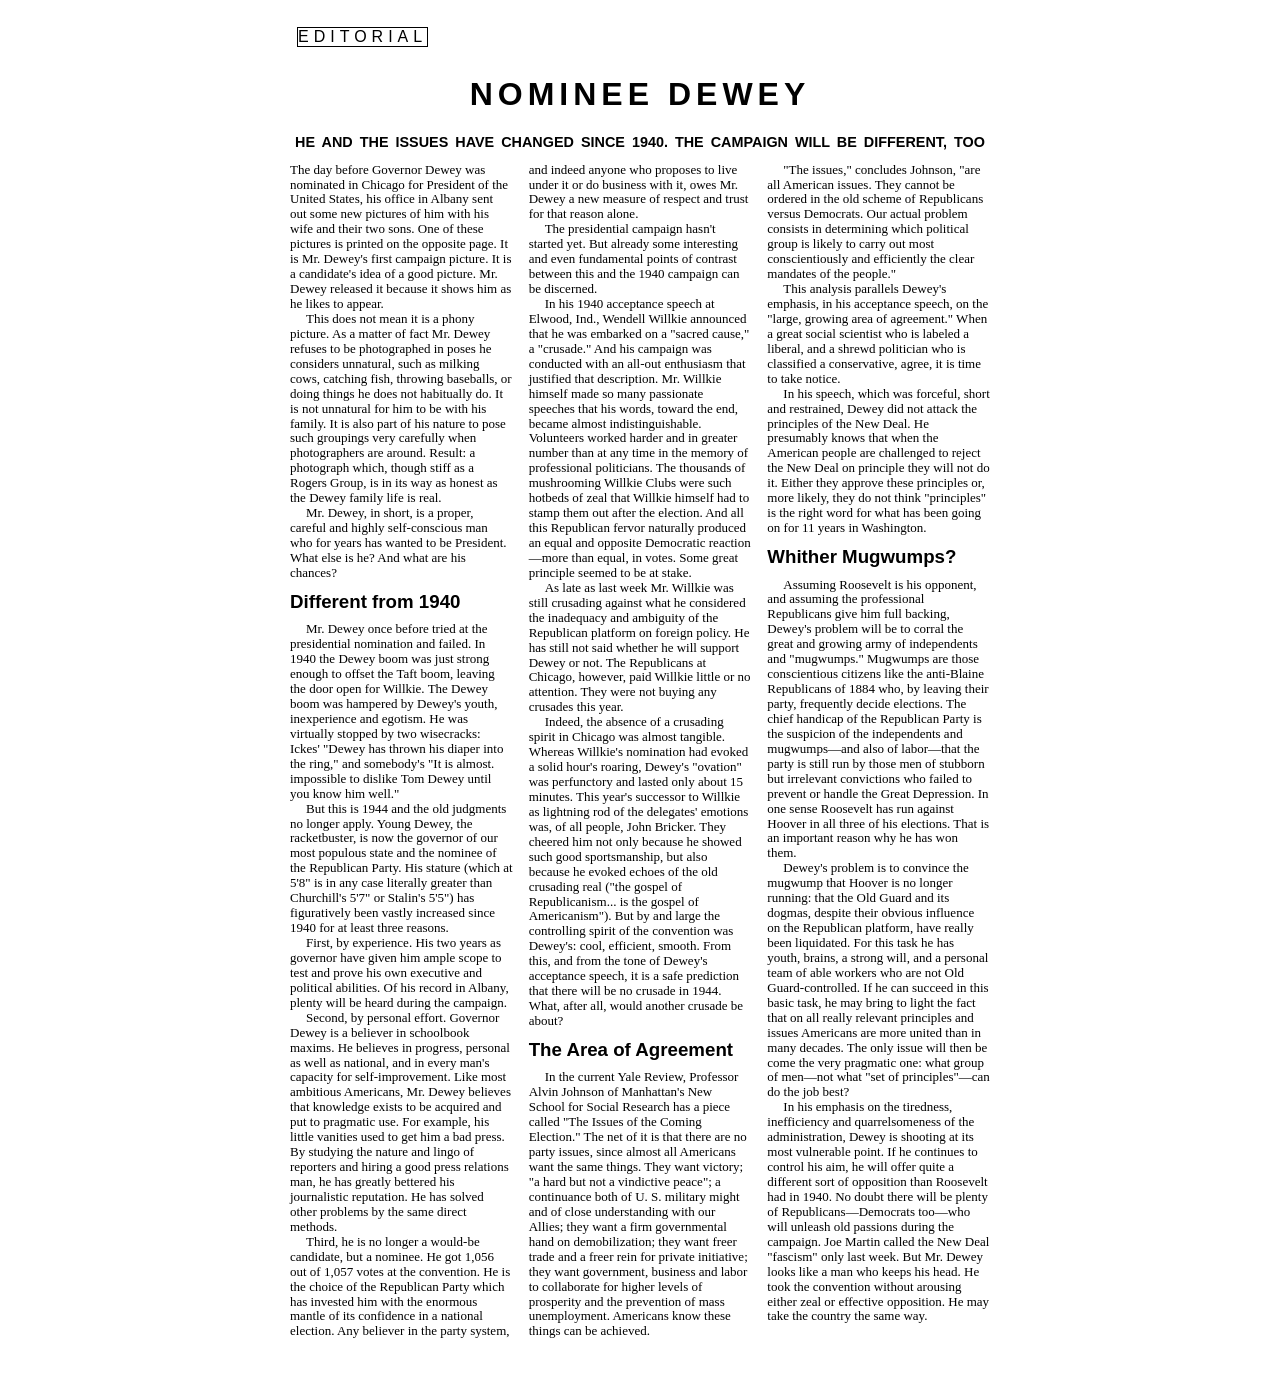
<file: lab-1/index.html>
<!DOCTYPE html>
<html lang="en">
    <head>
        <meta charset="utf-8">
        <title>Nominee Dewey</title>
        <meta name="viewport" content="width=device-width, initial-scale=1.0">
        <link href="css/main.css" rel="stylesheet">
        <link href="css/normalize.css" rel="stylesheet">
    </head>
    <body>
        <div id="p">
            <header>
                <h1 class="e">Editorial</h1>
                <h1>Nominee Dewey</h1>
                <h2>He and the issues have changed since 1940. The campaign will be different, too</h2>
            </header>
            <main>
                <p class="p">The day before Governor Dewey was nominated in Chicago for President of the United States, his office in Albany sent out some new pictures of him with his wife and their two sons. One of these pictures is printed on the opposite page. It is Mr. Dewey's first campaign picture. It is a candidate's idea of a good picture. Mr. Dewey released it because it shows him as he likes to appear.</p>

                <p>This does not mean it is a phony picture. As a matter of fact Mr. Dewey refuses to be photographed in poses he considers unnatural, such as milking cows, catching fish, throwing baseballs, or doing things he does not habitually do. It is not unnatural for him to be with his family. It is also part of his nature to pose such groupings very carefully when photographers are around. Result: a photograph which, though stiff as a Rogers Group, is in its way as honest as the Dewey family life is real.</p>

                <p>Mr. Dewey, in short, is a proper, careful and highly self-conscious man who for years has wanted to be President. What else is he? And what are his chances?</p>

                <h3>Different from 1940</h3>
                <p>Mr. Dewey once before tried at the presidential nomination and failed. In 1940 the Dewey boom was just strong enough to offset the Taft boom, leaving the door open for Willkie. The Dewey boom was hampered by Dewey's youth, inexperience and egotism. He was virtually stopped by two wisecracks: Ickes' "Dewey has thrown his diaper into the ring," and somebody's "It is almost. impossible to dislike Tom Dewey until you know him well."</p>

                <p>But this is 1944 and the old judgments no longer apply. Young Dewey, the racketbuster, is now the governor of our most populous state and the nominee of the Republican Party. His stature (which at 5'8" is in any case literally greater than Churchill's 5'7" or Stalin's 5'5") has figuratively been vastly increased since 1940 for at least three reasons.</p>

                <p>First, by experience. His two years as governor have given him ample scope to test and prove his own executive and political abilities. Of his record in Albany, plenty will be heard during the campaign.</p>

                <p>Second, by personal effort. Governor Dewey is a believer in schoolbook maxims. He believes in progress, personal as well as national, and in every man's capacity for self-improvement. Like most ambitious Americans, Mr. Dewey believes that knowledge exists to be acquired and put to pragmatic use. For example, his little vanities used to get him a bad press. By studying the nature and lingo of reporters and hiring a good press relations man, he has greatly bettered his journalistic reputation. He has solved other problems by the same direct methods.</p>

                <p>Third, he is no longer a would-be candidate, but a nominee. He got 1,056 out of 1,057 votes at the convention. He is the choice of the Republican Party which has invested him with the enormous mantle of its confidence in a national election. Any believer in the party system, and indeed anyone who proposes to live under it or do business with it, owes Mr. Dewey a new measure of respect and trust for that reason alone.</p>

                <p>The presidential campaign hasn't started yet. But already some interesting and even fundamental points of contrast between this and the 1940 campaign can be discerned.</p>

                <p>In his 1940 acceptance speech at Elwood, Ind., Wendell Willkie announced that he was embarked on a "sacred cause," a "crusade." And his campaign was conducted with an all-out enthusiasm that justified that description. Mr. Willkie himself made so many passionate speeches that his words, toward the end, became almost indistinguishable. Volunteers worked harder and in greater number than at any time in the memory of professional politicians. The thousands of mushrooming Willkie Clubs were such hotbeds of zeal that Willkie himself had to stamp them out after the election. And all this Republican fervor naturally produced an equal and opposite Democratic reaction—more than equal, in votes. Some great principle seemed to be at stake.</p>

                <p>As late as last week Mr. Willkie was still crusading against what he considered the inadequacy and ambiguity of the Republican platform on foreign policy. He has still not said whether he will support Dewey or not. The Republicans at Chicago, however, paid Willkie little or no attention. They were not buying any crusades this year.</p>

                <p>Indeed, the absence of a crusading spirit in Chicago was almost tangible. Whereas Willkie's nomination had evoked a solid hour's roaring, Dewey's "ovation" was perfunctory and lasted only about 15 minutes. This year's successor to Willkie as lightning rod of the delegates' emotions was, of all people, John Bricker. They cheered him not only because he showed such good sportsmanship, but also because he evoked echoes of the old crusading real ("the gospel of Republicanism... is the gospel of Americanism"). But by and large the controlling spirit of the convention was Dewey's: cool, efficient, smooth. From this, and from the tone of Dewey's acceptance speech, it is a safe prediction that there will be no crusade in 1944. What, after all, would another crusade be about?</p>

                <h3>The Area of Agreement</h3>
                <p>In the current Yale Review, Professor Alvin Johnson of Manhattan's New School for Social Research has a piece called "The Issues of the Coming Election." The net of it is that there are no party issues, since almost all Americans want the same things. They want victory; "a hard but not a vindictive peace"; a continuance both of U. S. military might and of close understanding with our Allies; they want a firm governmental hand on demobilization; they want freer trade and a freer rein for private initiative; they want government, business and labor to collaborate for higher levels of prosperity and the prevention of mass unemployment. Americans know these things can be achieved.</p>

                <p>"The issues," concludes Johnson, "are all American issues. They cannot be ordered in the old scheme of Republicans versus Democrats. Our actual problem consists in determining which political group is likely to carry out most conscientiously and efficiently the clear mandates of the people."</p>

                <p>This analysis parallels Dewey's emphasis, in his acceptance speech, on the "large, growing area of agreement." When a great social scientist who is labeled a liberal, and a shrewd politician who is classified a conservative, agree, it is time to take notice.</p>

                <p>In his speech, which was forceful, short and restrained, Dewey did not attack the principles of the New Deal. He presumably knows that when the American people are challenged to reject the New Deal on principle they will not do it. Either they approve these principles or, more likely, they do not think "principles" is the right word for what has been going on for 11 years in Washington.</p>

                <h3>Whither Mugwumps?</h3>

                <p>Assuming Roosevelt is his opponent, and assuming the professional Republicans give him full backing, Dewey's problem will be to corral the great and growing army of independents and "mugwumps." Mugwumps are those conscientious citizens like the anti-Blaine Republicans of 1884 who, by leaving their party, frequently decide elections. The chief handicap of the Republican Party is the suspicion of the independents and mugwumps—and also of labor—that the party is still run by those men of stubborn but irrelevant convictions who failed to prevent or handle the Great Depression. In one sense Roosevelt has run against Hoover in all three of his elections. That is an important reason why he has won them.</p>

                <p>Dewey's problem is to convince the mugwump that Hoover is no longer running: that the Old Guard and its dogmas, despite their obvious influence on the Republican platform, have really been liquidated. For this task he has youth, brains, a strong will, and a personal team of able workers who are not Old Guard-controlled. If he can succeed in this basic task, he may bring to light the fact that on all really relevant principles and issues Americans are more united than in many decades. The only issue will then be come the very pragmatic one: what group of men—not what "set of principles"—can do the job best?</p>

                <p>In his emphasis on the tiredness, inefficiency and quarrelsomeness of the administration, Dewey is shooting at its most vulnerable point. If he continues to control his aim, he will offer quite a different sort of opposition than Roosevelt had in 1940. No doubt there will be plenty of Republicans—Democrats too—who will unleash old passions during the campaign. Joe Martin called the New Deal "fascism" only last week. But Mr. Dewey looks like a man who keeps his head. He took the convention without arousing either zeal or effective opposition. He may take the country the same way.</p>
            </main>
        </div>
    </body>
</html>
</file>
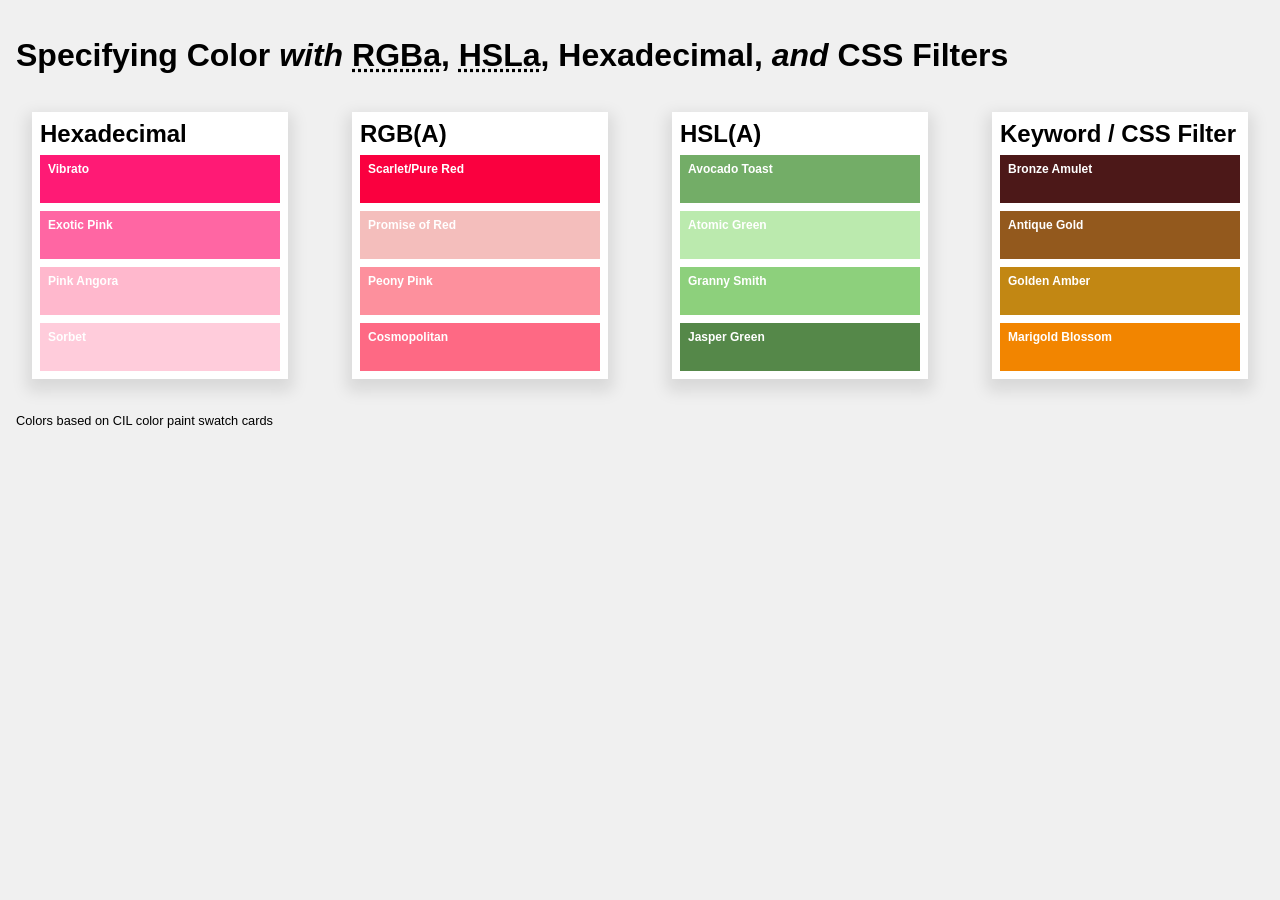
<file: lab-2/index.html>
<!DOCTYPE HTML>
<html>
<head>
	<meta charset="UTF-8">
	<title>Specifying Color with RGBa, HSLa, Hexadecimal, and CSS Filters</title>
	<link href="css/normalize.css" rel="stylesheet">
	<link href="css/base.css" rel="stylesheet">
	<style>
/* STEP 1: Using the color picker utility at
https://developer.mozilla.org/en-US/docs/Web/CSS/CSS_Colors/Color_picker_tool,
set each color in hexadecimal format
to match as closely as you can with the colors
on the FIRST paint swatch card provided.
-------------------------------------------------- */
	#hex div:nth-of-type(1) {
		background-color: 	#ff1a75;
	}
	#hex div:nth-of-type(2) {
		background-color: #ff66a3;
	}
	#hex div:nth-of-type(3) {
		background-color: #ffb8cd;
	}
	#hex div:nth-of-type(4) {
		background-color: #ffccdb;
	}
/* STEP 2: Set each color in rgba format
to match as closely as you can with the colors
on the SECOND paint swatch card provided.
-------------------------------------------------- */
#rgba div:nth-of-type(1) {
		background-color: rgb(250, 0, 63);
	}
	#rgba div:nth-of-type(2) {
		background-color: rgba(241, 168, 166, 0.744);
	}
	#rgba div:nth-of-type(3) {
		background-color: rgb(253, 144, 157);
	}
	#rgba div:nth-of-type(4) {
		background-color: rgb(254, 105, 132);
	}
	/* ...and so on... */

/* STEP 3: Set each color in hsla format
to match as closely as you can with the colors
on the THIRD paint swatch card provided.
-------------------------------------------------- */
	#hsla div:nth-of-type(1) {
		background-color: 	hsl(110 29.9% 54.1%);
	}
	#hsla div:nth-of-type(2) {
		background-color: 	hsl(107 58.8% 80%);
	}
	#hsla div:nth-of-type(3) {
		background-color: 	hsl(108 47.2% 65.1%);
	}
	#hsla div:nth-of-type(4) {
		background-color: 	hsl(109 30.1% 41%);
	}
	/* ...and so on... */

	/* STEP 4: Set each color using a CSS color keywords
(https://developer.mozilla.org/en-US/docs/Web/CSS/color_value)
that matches each color as closely as possible, then
apply one or more CSS filters to see if you can
produce an exact rendition of the swatch colors on the FOURTH card provided.
(https://developer.mozilla.org/en-US/docs/Web/CSS/filter).
-------------------------------------------------- */
	#keyword div:nth-of-type(1) {
		background-color: #4b1717fd; /* A bronze-like color */
		color: hsl(0, 0%, 100%); 
	}
	#keyword div:nth-of-type(2) {
		background-color: #93591D; /* A gold-like color */
		color: hsl(0, 0%, 100%); 
	}
	#keyword div:nth-of-type(3) {
		background-color: #C28713; /* A golden amber-like color */
		color: hsl(0, 0%, 100%); 
	}
	#keyword div:nth-of-type(4) {
		background-color: #F28500; /* A marigold-like color */
		color: hsl(0, 0%, 100%); 
	}
	/* ...and so on... */

	/* STEP 5: Describe one or more things that you can do to ensure that the colour rendering on your screen is exactly the same (or as close as possible) to the colours on your paint chip cards. If possible, attempt to do one or more of these things and describe what you did and what you found out. Maybe a screenshot, too if it might help. */
</style>
</head>

<body>
	<header>
		<h1>Specifying Color <em>with</em> <abbr title="Red, Green, Blue, Alpha">RGBa</abbr>, <abbr title="Hue, Saturation, Luminousity, Alpha">HSLa</abbr>, Hexadecimal, <em>and</em> CSS Filters</h1>
	</header>
	<main>
		<section id="hex">
			<h2>Hexadecimal</h2>
			<div>
				<h3>Vibrato</h3>
			</div>
			<div>
				<h3>Exotic Pink</h3>
			</div>
			<div>
				<h3>Pink Angora</h3>
			</div>
			<div>
				<h3>Sorbet</h3>
			</div>
		</section>
		<section id="rgba">
			<h2>RGB(A)</h2>
			<div>
				<h3>Scarlet/Pure Red</h3>
			</div>
			<div>
				<h3>Promise of Red</h3>
			</div>
			<div>
				<h3>Peony Pink</h3>
			</div>
			<div>
				<h3>Cosmopolitan</h3>
			</div>
		</section>
		<section id="hsla">
			<h2>HSL(A)</h2>
			<div>
				<h3>Avocado Toast</h3>
			</div>
			<div>
				<h3>Atomic Green</h3>
			</div>
			<div>
				<h3>Granny Smith</h3>
			</div>
			<div>
				<h3>Jasper Green</h3>
			</div>
		</section>
		<section id="keyword">
			<h2>Keyword / CSS Filter</h2>
			<div>
				<h3>Bronze Amulet</h3>
			</div>
			<div>
				<h3>Antique Gold</h3>
			</div>
			<div>
				<h3>Golden Amber</h3>
			</div>
			<div>
				<h3>Marigold Blossom</h3>
			</div>
		</section>
	</main>
	<footer>
		<p><small>Colors based on CIL color paint swatch cards</small></p>
	</footer>
</body>
</html>
</file>
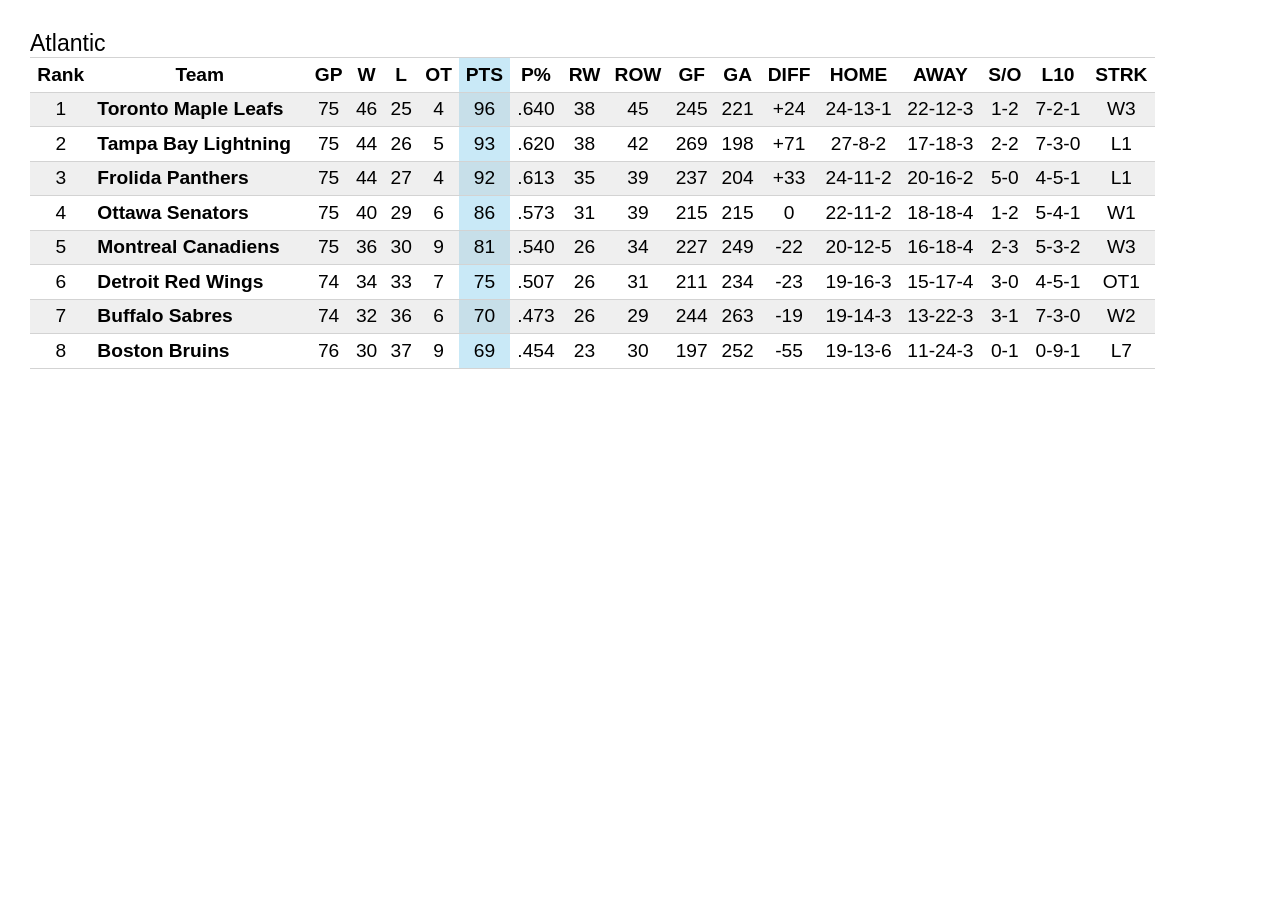
<file: lab-4/index.html>
<!DOCTYPE html>
<html lang="en">
<head>
    <title>Lab4 - National Hockey League</title>
    <meta charset="UTF-8">
    <meta name="viewport" content="width=device-width, initial-scale=1.0">
    <link href="css/tables.css" rel="stylesheet" />
</head>
<body>
    <main>
        <table>
            <caption>Atlantic</caption>
            <colgroup>
                <col>
                <col>
                <col>
                <col>
                <col>
                <col>
                <col>
                <col>
                <col>
                <col>
                <col>
                <col>
                <col>
                <col>
                <col>
                <col>
                <col>
                <col>
            </colgroup>
            <thead>
                <th scope="col">Rank</th>
                <th scope="col">Team</th>
                <th scope="col">GP</th>
                <th scope="col">W</th>
                <th scope="col">L</th>
                <th scope="col">OT</th>
                <th scope="col">PTS</th>
                <th scope="col">P%</th>
                <th scope="col">RW</th>
                <th scope="col">ROW</th>
                <th scope="col">GF</th>
                <th scope="col">GA</th>
                <th scope="col">DIFF</th>
                <th scope="col">HOME</th>
                <th scope="col">AWAY</th>
                <th scope="col">S/O</th>
                <th scope="col">L10</th>
                <th scope="col">STRK</th>
            </thead>
            <tbody>
                <tr>
                    <td>1</td>
                    <th scope="row">Toronto Maple Leafs</th>
                    <td>75</td>
                    <td>46</td>
                    <td>25</td>
                    <td>4</td>
                    <td>96</td>
                    <td>.640</td>
                    <td>38</td>
                    <td>45</td>
                    <td>245</td>
                    <td>221</td>
                    <td>+24</td>
                    <td>24-13-1</td>
                    <td>22-12-3</td>
                    <td>1-2</td>
                    <td>7-2-1</td>
                    <td>W3</td>
                </tr>
                <tr>
                    <td>2</td>
                    <th scope="row">Tampa Bay Lightning</th>
                    <td>75</td>
                    <td>44</td>
                    <td>26</td>
                    <td>5</td>
                    <td>93</td>
                    <td>.620</td>
                    <td>38</td>
                    <td>42</td>
                    <td>269</td>
                    <td>198</td>
                    <td>+71</td>
                    <td>27-8-2</td>
                    <td>17-18-3</td>
                    <td>2-2</td>
                    <td>7-3-0</td>
                    <td>L1</td>
                </tr>
                <tr>
                    <td>3</td>
                    <th scope="row">Frolida Panthers</th>
                    <td>75</td>
                    <td>44</td>
                    <td>27</td>
                    <td>4</td>
                    <td>92</td>
                    <td>.613</td>
                    <td>35</td>
                    <td>39</td>
                    <td>237</td>
                    <td>204</td>
                    <td>+33</td>
                    <td>24-11-2</td>
                    <td>20-16-2</td>
                    <td>5-0</td>
                    <td>4-5-1</td>
                    <td>L1</td>
                </tr>
                <tr>
                    <td>4</td>
                    <th scope="row">Ottawa Senators</th>
                    <td>75</td>
                    <td>40</td>
                    <td>29</td>
                    <td>6</td>
                    <td>86</td>
                    <td>.573</td>
                    <td>31</td>
                    <td>39</td>
                    <td>215</td>
                    <td>215</td>
                    <td>0</td>
                    <td>22-11-2</td>
                    <td>18-18-4</td>
                    <td>1-2</td>
                    <td>5-4-1</td>
                    <td>W1</td>
                </tr>
                <tr>
                    <td>5</td>
                    <th scope="row">Montreal Canadiens</th>
                    <td>75</td>
                    <td>36</td>
                    <td>30</td>
                    <td>9</td>
                    <td>81</td>
                    <td>.540</td>
                    <td>26</td>
                    <td>34</td>
                    <td>227</td>
                    <td>249</td>
                    <td>-22</td>
                    <td>20-12-5</td>
                    <td>16-18-4</td>
                    <td>2-3</td>
                    <td>5-3-2</td>
                    <td>W3</td>
                </tr>
                <tr>
                    <td>6</td>
                    <th scope="row">Detroit Red Wings</th>
                    <td>74</td>
                    <td>34</td>
                    <td>33</td>
                    <td>7</td>
                    <td>75</td>
                    <td>.507</td>
                    <td>26</td>
                    <td>31</td>
                    <td>211</td>
                    <td>234</td>
                    <td>-23</td>
                    <td>19-16-3</td>
                    <td>15-17-4</td>
                    <td>3-0</td>
                    <td>4-5-1</td>
                    <td>OT1</td>
                </tr>
                <tr>
                    <td>7</td>
                    <th scope="row">Buffalo Sabres</th>
                    <td>74</td>
                    <td>32</td>
                    <td>36</td>
                    <td>6</td>
                    <td>70</td>
                    <td>.473</td>
                    <td>26</td>
                    <td>29</td>
                    <td>244</td>
                    <td>263</td>
                    <td>-19</td>
                    <td>19-14-3</td>
                    <td>13-22-3</td>
                    <td>3-1</td>
                    <td>7-3-0</td>
                    <td>W2</td>
                </tr>
                <tr>
                    <td>8</td>
                    <th scope="row">Boston Bruins</th>
                    <td>76</td>
                    <td>30</td>
                    <td>37</td>
                    <td>9</td>
                    <td>69</td>
                    <td>.454</td>
                    <td>23</td>
                    <td>30</td>
                    <td>197</td>
                    <td>252</td>
                    <td>-55</td>
                    <td>19-13-6</td>
                    <td>11-24-3</td>
                    <td>0-1</td>
                    <td>0-9-1</td>
                    <td>L7</td>
                </tr>
            </tbody>
        </table>
    </main>
</body>
</html>
</file>
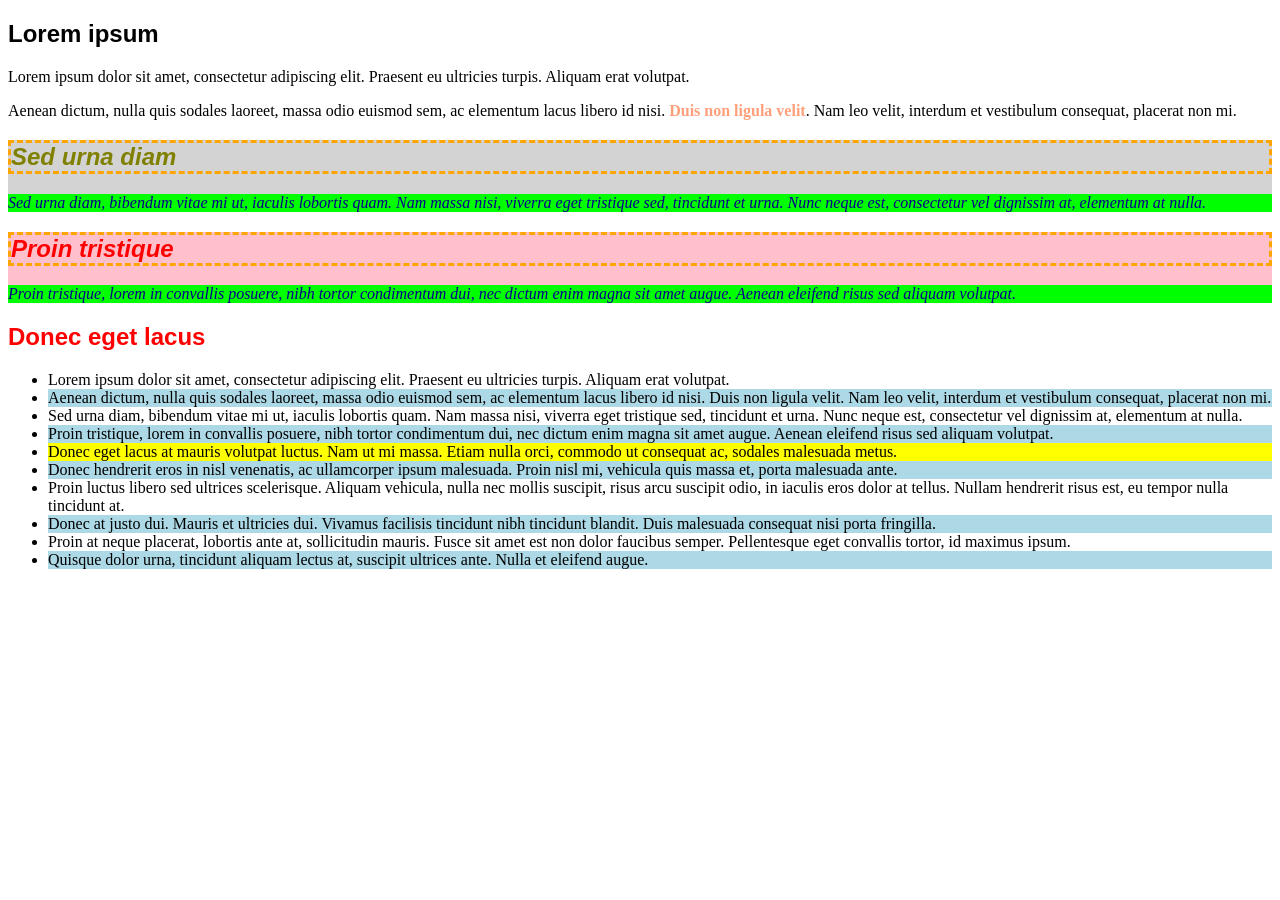
<file: lesson-1/index.html>
<!DOCTYPE html>
<html lang="en">
<head>
	<meta charset="UTF-8" />
	<title>Lesson 1 - COMP1054 User Interface Design Using CSS</title>
	<link rel="stylesheet" href="css/styles.css" />
</head>
<body>

<article class="about">
	<h1>Lorem ipsum</h1> 

	<p>Lorem ipsum dolor sit amet, consectetur adipiscing elit. Praesent eu ultricies turpis. Aliquam erat volutpat.</p>
	<p>Aenean dictum, nulla quis sodales laoreet, massa odio euismod sem, ac elementum lacus libero id nisi. <a href="https://lipsum.com/" rel="external">Duis non ligula velit</a>. Nam leo velit, interdum et vestibulum consequat, placerat non mi.</p>
 
	<section class="desc">
		<h2 lang="es" id="project">Sed urna diam</h2>
		<p>Sed urna diam, bibendum vitae mi ut, iaculis lobortis quam. <span lang="es">Nam massa nisi</span>, viverra eget tristique sed, tincidunt et urna. Nunc neque est, <em>consectetur vel dignissim</em> at, elementum at nulla.</p>
	</section>

	<section class="desc">
		<h2 lang="es">Proin tristique</h2>
		<p>Proin tristique, lorem in convallis posuere, nibh tortor condimentum dui, nec dictum enim magna sit amet augue. Aenean eleifend <em>risus sed aliquam</em> volutpat.</p>
	</section>
    <aside>
        <h2>Donec eget lacus</h2>
        <ul>
            <li>Lorem ipsum dolor sit amet, consectetur adipiscing elit. Praesent eu ultricies turpis. Aliquam erat volutpat.</li>
            <li>Aenean dictum, nulla quis sodales laoreet, massa odio euismod sem, ac elementum lacus libero id nisi. Duis non ligula velit. Nam leo velit, interdum et vestibulum consequat, placerat non mi.</li>
            <li>Sed urna diam, bibendum vitae mi ut, iaculis lobortis quam. Nam massa nisi, viverra eget tristique sed, tincidunt et urna. Nunc neque est, consectetur vel dignissim at, elementum at nulla.</li>
            <li>Proin tristique, lorem in convallis posuere, nibh tortor condimentum dui, nec dictum enim magna sit amet augue. Aenean eleifend risus sed aliquam volutpat.</li>
            <li>Donec eget lacus at mauris volutpat luctus. Nam ut mi massa. Etiam nulla orci, commodo ut consequat ac, sodales malesuada metus.</li>
            <li>Donec hendrerit eros in nisl venenatis, ac ullamcorper ipsum malesuada. Proin nisl mi, vehicula quis massa et, porta malesuada ante.</li>
            <li>Proin luctus libero sed ultrices scelerisque. Aliquam vehicula, nulla nec mollis suscipit, risus arcu suscipit odio, in iaculis eros dolor at tellus. Nullam hendrerit risus est, eu tempor nulla tincidunt at.</li>
            <li>Donec at justo dui. Mauris et ultricies dui. Vivamus facilisis tincidunt nibh tincidunt blandit. Duis malesuada consequat nisi porta fringilla.</li>
            <li>Proin at neque placerat, lobortis ante at, sollicitudin mauris. Fusce sit amet est non dolor faucibus semper. Pellentesque eget convallis tortor, id maximus ipsum.</li>
            <li>Quisque dolor urna, tincidunt aliquam lectus at, suscipit ultrices ante. Nulla et eleifend augue.</li>
        </ul>
    </aside>
</article>

</body>
</html>
</file>
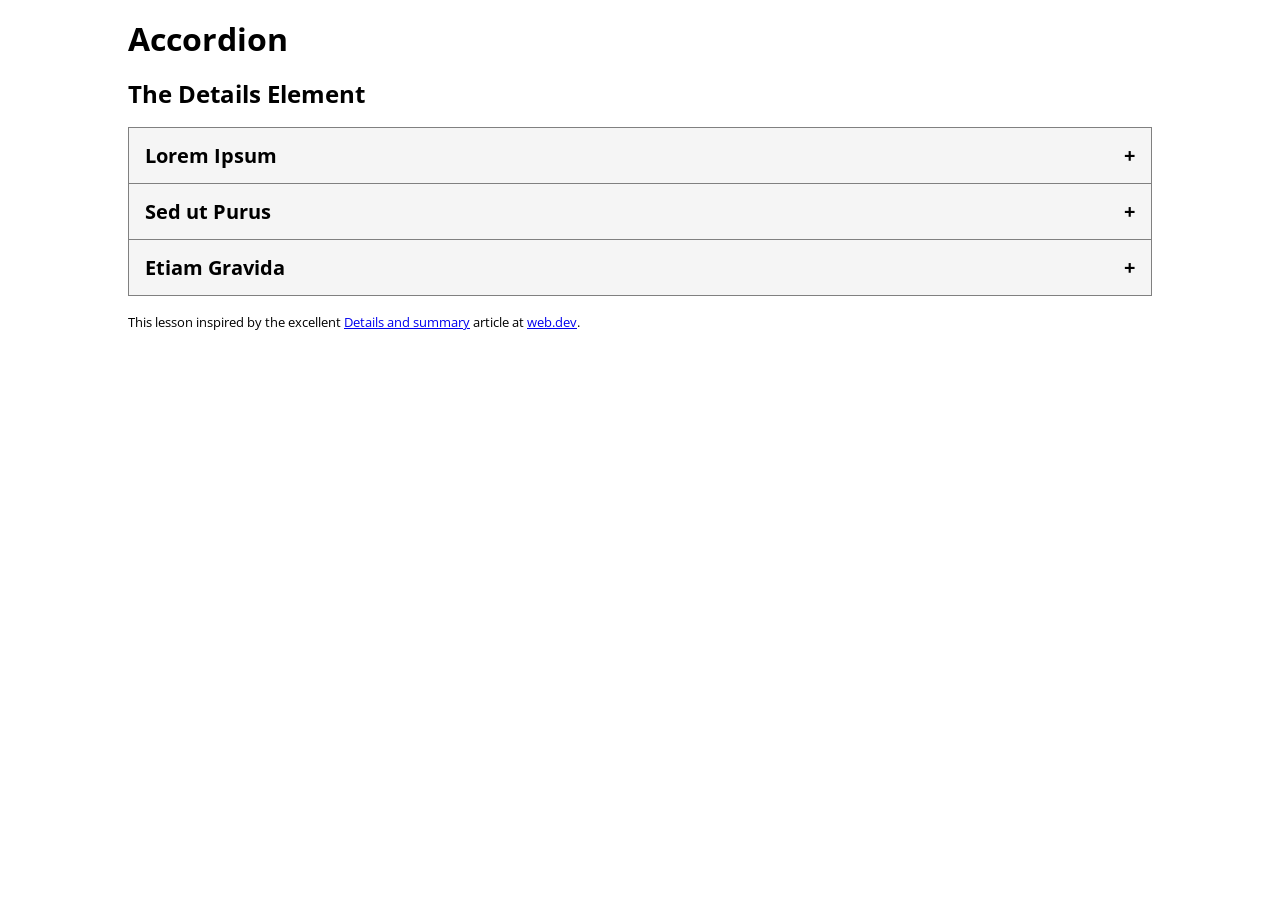
<file: lesson-10/index.html>
<!DOCTYPE html>
<html lang="en">
	<head>
		<meta charset="utf-8" />
		<title>Accordion | COMP1054 User Interface Design Using CSS</title>
		<meta name="viewport" content="width=device-width, initial-scale=1.0" />
		<link href="css/normalize.css" rel="stylesheet" />
		<link href="css/accordion.css" rel="stylesheet" />
		<script src="js/accordion.js" defer></script>
	</head>
	<body>
		<div id="container">
			<header>
				<h1>Accordion</h1>
			</header>
			<main>
				<h2>The Details Element</h2>
				<!-- STEP 1: Surround each H3 and DIV pair with DETAILS tags -->
				<details>
					<summary>Lorem Ipsum</summary>
					<div>
						<p>Lorem ipsum dolor sit amet, consectetur adipiscing elit. Curabitur et eleifend risus. Praesent eu orci sed sapien maximus scelerisque at quis justo.</p>
						<p>Fusce lacus lacus, molestie et imperdiet vel, consequat at felis. Mauris eget tortor nec magna efficitur tempus. Phasellus lacus tortor, viverra ut interdum faucibus, consectetur imperdiet urna.</p>
						<p>Integer auctor sagittis lectus, sit amet sollicitudin diam iaculis ut. Integer orci mi, hendrerit ut dui at, maximus semper ante. Morbi ac tellus neque.</p>
					</div>
				</details>
				<!-- STEP 2: Replace each pair of H3 tags with SUMMARY tags, validate your HTML (https://validator.w3.org/), then proceed to the CSS for the next step -->
				<details>
					<summary>Sed ut Purus</summary>
					<div>
						<p>Sed ut purus porta odio sollicitudin congue. Proin luctus molestie varius. Curabitur sed maximus elit. Ut viverra ante et urna bibendum consectetur.</p>
						<p>Quisque nisi risus, dignissim in placerat id, gravida in elit. Proin et mollis libero, quis finibus tortor. Nullam condimentum posuere venenatis. Nam ex risus, maximus ut imperdiet ultrices, ornare id velit.</p>
					</div>
				</details>
				<details>
					<summary>Etiam Gravida</summary>
					<div>
						<p>Etiam gravida sit amet odio nec accumsan. Suspendisse imperdiet ac quam in cursus. Pellentesque ut nunc quis velit pharetra aliquet. Donec sodales eget libero id efficitur. Donec ex dui, dapibus a dui sit amet, fermentum dignissim risus.</p>
						<p>Nullam viverra a ante at fringilla. Vestibulum ut ante id augue ultricies mattis. Mauris vitae urna aliquam, laoreet nibh eu, aliquam dolor.</p>
						<p>Curabitur felis ipsum, finibus a gravida at, aliquet non arcu. Nam efficitur ullamcorper quam a tincidunt. Cras ut mi ut nulla commodo lacinia eu eu velit.</p>
					</div>
				</details>
			</main>
			<footer>
				<p><small>This lesson inspired by the excellent <a href="https://web.dev/learn/html/details" title="Details and summary">Details and summary</a> article at <a href="https://web.dev/" title="web.dev">web.dev</a>.</small></p>
			</footer>
		</div><!-- end #container -->
	</body>
</html>
</file>
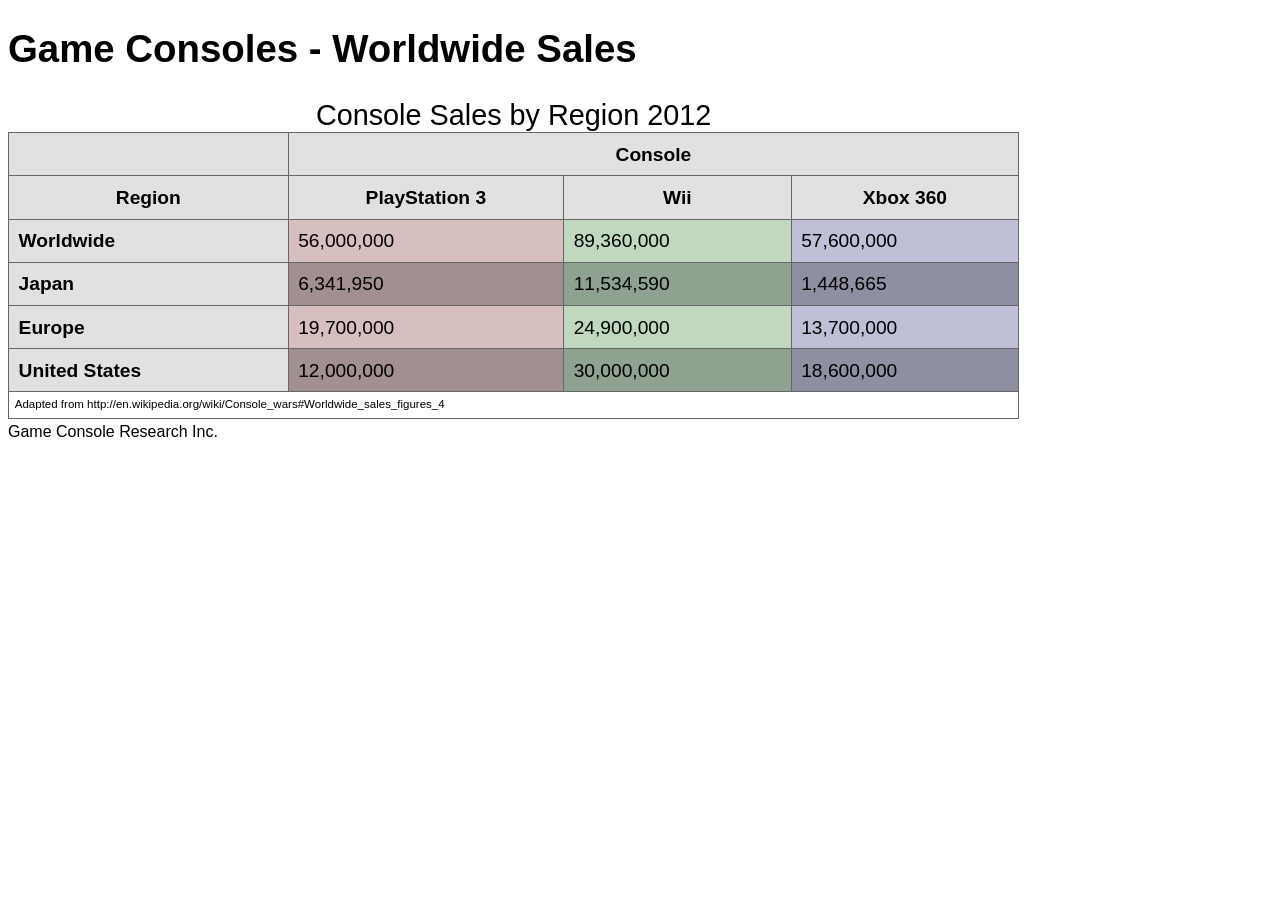
<file: lesson-12/index.html>
<!DOCTYPE html>
<html lang="en">
<head>
		<meta charset="UTF-8">
		<title>Game Consoles - Worldwide Sales</title>
		<meta name="viewport" content="width=device-width, initial-scale=1.0">
		<!-- We're not normalizing this HTML on purpose so that we can see some of the default table rendering - normalize addresses some of the table display issues -->
		<link href="css/tables.css" rel="stylesheet" />
		<!-- Thanks to Tristen Brown for the excellent (dependency-free) table sorting script -->
		<script src="js/tablesort/tablesort.min.js"></script>
		<link href="js/tablesort/css/tablesort.css" rel="stylesheet">
		<script src="js/tables.js"></script>
</head>

<body>
	<header>
		<h1>Game Consoles - Worldwide Sales</h1>
	</header>
	<main>
<!-- STEP 1a: Start with the basic TABLE element -->
		<table>
<!-- STEP 2: Build out a fitting CAPTION element -->
			<caption>Console Sales by Region 2012</caption>
<!-- STEP 4: Build out column groups and columns if necessary -->
			<colgroup>
				<col>
			</colgroup>
			<colgroup>
				<col>
				<col>
				<col>
			</colgroup>
<!-- STEP 5a: Group the table heading rows with a THEAD -->

<!-- STEP 1b: Build out the appropriate number of rows with TR -->
			<thead>
				<tr>
					<th></th>
					<th colspan="3">Console</th>
				</tr>
				<tr>
					<th rowspan="2" scope="col">Region</th>
					<th scope="col">PlayStation 3</th>
					<th scope="col">Wii</th>
					<th scope="col">Xbox 360</th>
				</tr>
			</thead>
			<tbody>
				<tr>
					<th scope="row">Worldwide</th>
					<td>56,000,000</td>
					<td>89,360,000</td>
					<td>57,600,000</td>
				</tr>
				<tr>
					<th scope="row">Japan</th>
					<td>6,341,950</td>
					<td>11,534,590</td>
					<td>1,448,665</td>
				</tr>
				<tr>
					<th scope="row">Europe</th>
					<td>19,700,000</td>
					<td>24,900,000</td>
					<td>13,700,000</td>
				</tr>
				<tr>
					<th scope="row">United States</th>
					<td>12,000,000</td>
					<td>30,000,000</td>
					<td>18,600,000</td>
				</tr>
			</tbody>
			<tfoot>
				<tr>
					<td colspan="4">Adapted from http://en.wikipedia.org/wiki/Console_wars#Worldwide_sales_figures_4</td>
				</tr>
			</tfoot>
<!-- STEP 1c: For each piece of table data, build a TD -->

<!-- STEP 3a: Where appropriate, replace any TD elements with table headings (TH) -->

<!-- STEP 3b: Associate TH with data rows and/or columns -->

<!-- STEP 5b: Move the table footer row(s) up to just below the THEAD and surround with a TFOOT -->

<!-- STEP 5c: Encapsulate the remainder of the table data rows with the TBODY tags -->
		</table>
<!-- STEP 5d: Look at the rendering in the browser, then head to css/tables.css for the next step -->
	</main>
	<footer>
		<small>Game Console Research Inc.</small>
	</footer>
</body>
</html>
</file>
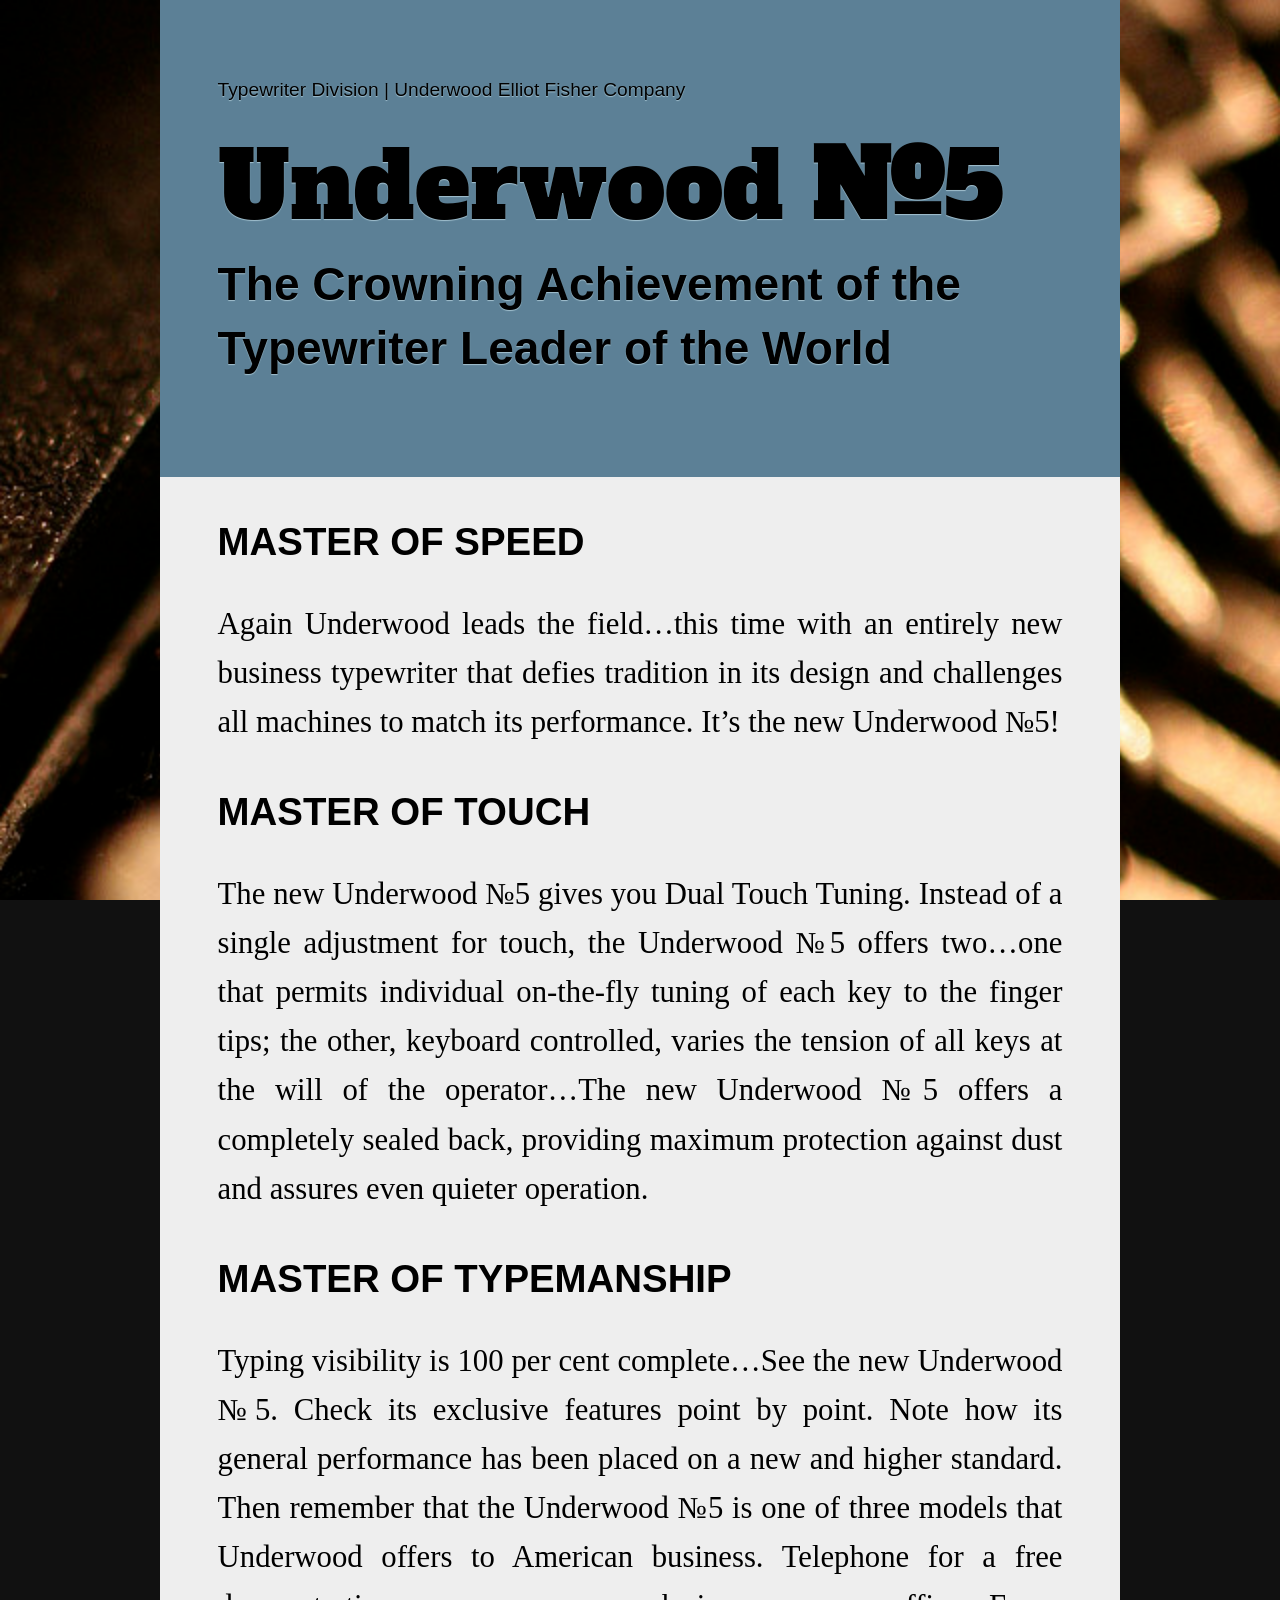
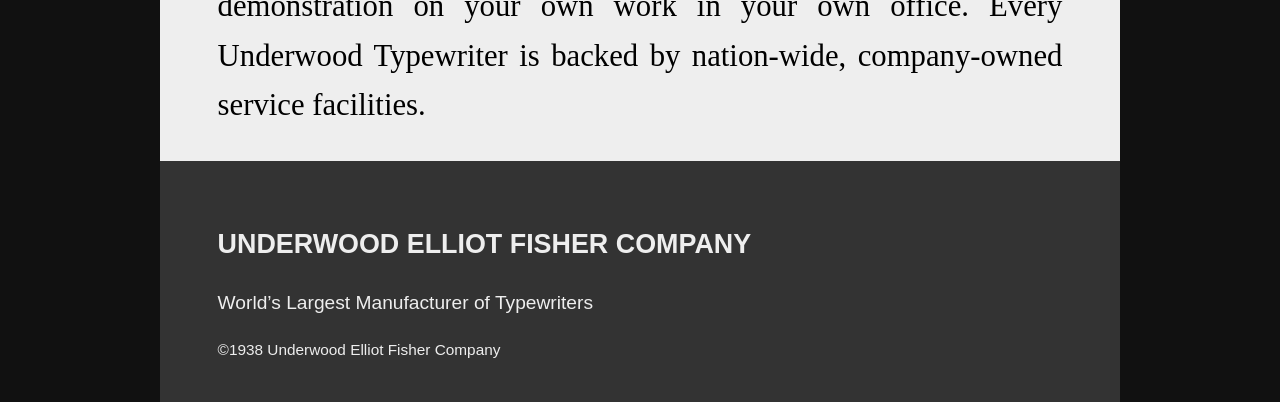
<file: lesson-2/index.html>
<!DOCTYPE html>
<html lang="en">
<head>
	<meta charset="utf-8" />
	<title>Underwood №5</title>
	<!-- STEP 1a: Add META viewport element for mobile rendering -->
	<meta name="viewport" content="width=device-width, initial-scale=1.0">
	<!-- STEP 1b. Apply a normalize CSS stylesheet -->
	<link href="css/normalize.css" rel="stylesheet">
	<link href="css/main.css" rel="stylesheet">
</head>

<body>
	<header>
		<p>Typewriter Division | Underwood Elliot Fisher Company</p>
		<h1>Underwood <em>№</em>5</h1>
		<h2>The Crowning Achievement of the Typewriter Leader of the World</h2>
	</header>
	<main>
		<section>
			<h3>Master of Speed</h3>
			<p>Again Underwood leads the field…this time with an entirely new business typewriter that defies tradition in its design and challenges all machines to match its performance. It’s the new Underwood №5!</p>
		</section>
		<section>
			<h3>Master of Touch</h3>
			<p>The new Underwood №5 gives you Dual Touch Tuning. Instead of a single adjustment for touch, the Underwood №5 offers two…one that permits individual on-the-fly tuning of each key to the finger tips; the other, keyboard controlled, varies the tension of all keys at the will of the operator…The new Underwood №5 offers a completely sealed back, providing maximum protection against dust and assures even quieter operation.</p>
		</section>
		<section>
			<h3>Master of Typemanship</h3>
			<p>Typing visibility is 100 per cent complete…See the new Underwood №5. Check its exclusive features point by point. Note how its general performance has been placed on a new and higher standard. Then remember that the Underwood №5 is one of three models that Underwood offers to American business. Telephone for a free demonstration on your own work in your own office. Every Underwood Typewriter is backed by nation-wide, company-owned service facilities.</p>
		</section>
	</main>
	<footer>
		<h3>Underwood Elliot Fisher Company</h3>
		<p>World’s Largest Manufacturer of Typewriters</p>
		<small>©1938 Underwood Elliot Fisher Company</small>
	</footer>
</body>
</html>
</file>
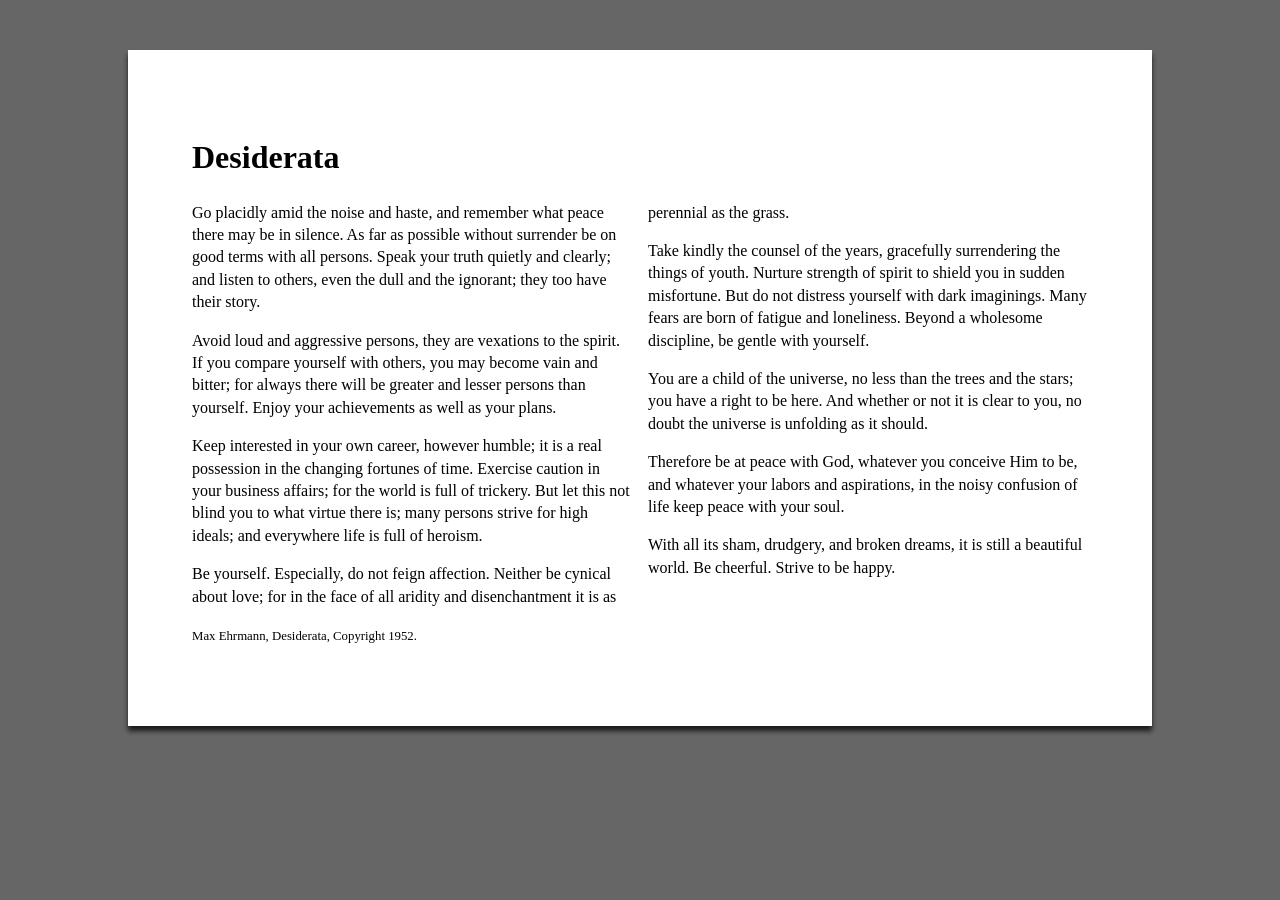
<file: lesson-3/index.html>
<!DOCTYPE html>
<html lang="en">
	<head>
		<meta charset="UTF-8">
		<title>Desiderata - Max Ehrmann</title>
		<!-- STEP 1: Validate and repair HTML (http://validator.w3.org/) -->
		<!-- STEP 2: Address responsiveness with the meta viewport element -->
		<meta name="viewport" content="width=device-width, initial-scale=1.0">
		<!-- STEP 3a: Apply Eric Meyer's CSS Reset (http://meyerweb.com/eric/tools/css/reset/) -->
		<!-- <link href="css/reset.css" rel="stylesheet"> -->
		<!-- STEP 3b: Comment out STEP 2, then apply Nicolas Gallagher and Jonathan Neal's Normalize.CSS (http://necolas.github.io/normalize.css/) -->
		<link href="css/normalize.css" rel="stylesheet">

		<!-- STEP 4a: Add the primary stylesheet -->
		<link href="css/main.css" rel="stylesheet">
		<!-- STEP 4b: Validate the CSS and repair (https://jigsaw.w3.org/css-validator/) -->


		<!-- STEP 5: Inspect the HTML and CSS using a variety of browser dev tools from different vendors -->
	</head>
	<body>
		<div id="page">
			<header>
				<h1>Desiderata</h1>
			</header>		
			<main>
				<p>Go placidly amid the noise and haste, and remember what peace there may be in silence. As far as possible without surrender be on good terms with all persons. Speak your truth quietly and clearly; and listen to others, even the dull and the ignorant; they too have their story.</p>
				<p>Avoid loud and aggressive persons, they are vexations to the spirit. If you compare yourself with others, you may become vain and bitter; for always there will be greater and lesser persons than yourself. Enjoy your achievements as well as your plans.</p>
				<p>Keep interested in your own career, however humble; it is a real possession in the changing fortunes of time. Exercise caution in your business affairs; for the world is full of trickery. But let this not blind you to what virtue there is; many persons strive for high ideals; and everywhere life is full of heroism.</p>
				<p>Be yourself. Especially, do not feign affection. Neither be cynical about love; for in the face of all aridity and disenchantment it is as perennial as the grass.</p>
				<p>Take kindly the counsel of the years, gracefully surrendering the things of youth. Nurture strength of spirit to shield you in sudden misfortune. But do not distress yourself with dark imaginings. Many fears are born of fatigue and loneliness. Beyond a wholesome discipline, be gentle with yourself.</p>
				<p>You are a child of the universe, no less than the trees and the stars; you have a right to be here. And whether or not it is clear to you, no doubt the universe is unfolding as it should.</p>
				<p>Therefore be at peace with God, whatever you conceive Him to be, and whatever your labors and aspirations, in the noisy confusion of life keep peace with your soul.</p>
				<p>With all its sham, drudgery, and broken dreams, it is still a beautiful world. Be cheerful. Strive to be happy.
			</main>
			<footer>
				<p><small>Max Ehrmann, Desiderata, Copyright 1952.</small></p>
			</footer>
		</div><!-- #page -->
	</body>
</html>
</file>
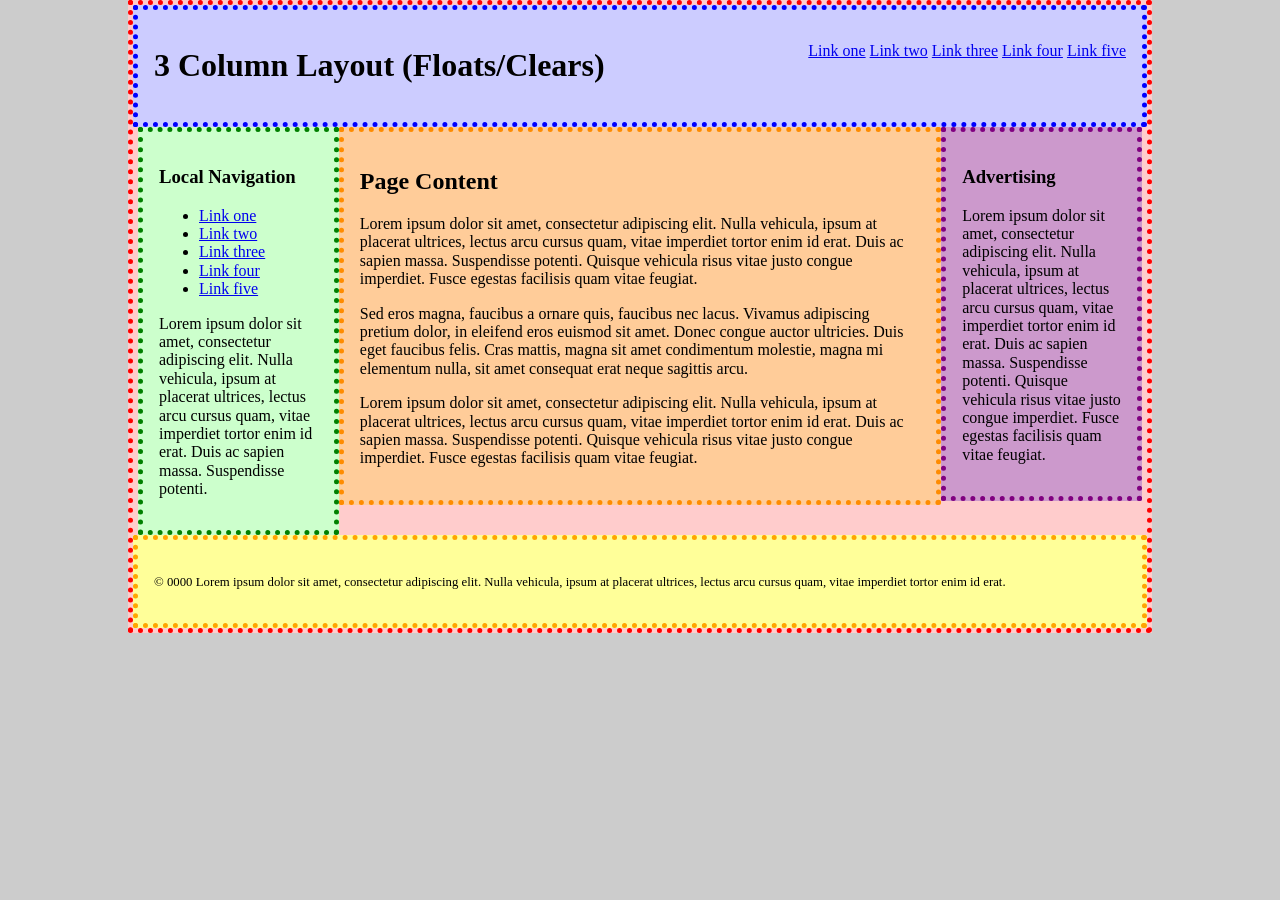
<file: lesson-4/index.html>
<!DOCTYPE html>
<html lang="en">
<head>
	<meta charset="utf-8" />
	<title>3 Column Layout - Floats/Clears</title>
	<meta name="viewport" content="device=device-width, initial-scale=1" />
	<!-- STEP 1a: Add normalize.css, then head to css/index.css for STEP 1b -->
	<link href="css/normalize.css" rel="stylesheet" />
	<link href="css/index.css" rel="stylesheet" />
</head>
<body>
	<div id="container">
		<header>
			<h1>3 Column Layout (Floats/Clears)</h1>
			<nav>
				<ul>
					<li><a href="#">Link one</a></li>
					<li><a href="#">Link two</a></li>
					<li><a href="#">Link three</a></li>
					<li><a href="#">Link four</a></li>
					<li><a href="#">Link five</a></li>
				</ul>
			</nav>
		</header>
		<main>
			<nav>
				<h3>Local Navigation</h3>
				<ul>
					<li><a href="#">Link one</a></li>
					<li><a href="#">Link two</a></li>
					<li><a href="#">Link three</a></li>
					<li><a href="#">Link four</a></li>
					<li><a href="#">Link five</a></li>
				</ul>
				<p>Lorem ipsum dolor sit amet, consectetur adipiscing elit. Nulla vehicula, ipsum at placerat ultrices, lectus arcu cursus quam, vitae imperdiet tortor enim id erat. Duis ac sapien massa. Suspendisse potenti.</p>
			</nav>
			<section>
				<h2>Page Content</h2>
				<p>Lorem ipsum dolor sit amet, consectetur adipiscing elit. Nulla vehicula, ipsum at placerat ultrices, lectus arcu cursus quam, vitae imperdiet tortor enim id erat. Duis ac sapien massa. Suspendisse potenti. Quisque vehicula risus vitae justo congue imperdiet. Fusce egestas facilisis quam vitae feugiat.</p>
				<p>Sed eros magna, faucibus a ornare quis, faucibus nec lacus. Vivamus adipiscing pretium dolor, in eleifend eros euismod sit amet. Donec congue auctor ultricies. Duis eget faucibus felis. Cras mattis, magna sit amet condimentum molestie, magna mi elementum nulla, sit amet consequat erat neque sagittis arcu.</p>
				<p>Lorem ipsum dolor sit amet, consectetur adipiscing elit. Nulla vehicula, ipsum at placerat ultrices, lectus arcu cursus quam, vitae imperdiet tortor enim id erat. Duis ac sapien massa. Suspendisse potenti. Quisque vehicula risus vitae justo congue imperdiet. Fusce egestas facilisis quam vitae feugiat.</p>
			</section>
			<aside>
				<h3>Advertising</h3>
				<p>Lorem ipsum dolor sit amet, consectetur adipiscing elit. Nulla vehicula, ipsum at placerat ultrices, lectus arcu cursus quam, vitae imperdiet tortor enim id erat. Duis ac sapien massa. Suspendisse potenti. Quisque vehicula risus vitae justo congue imperdiet. Fusce egestas facilisis quam vitae feugiat.</p>
			</aside>
		</main>
		<footer>
			<p><small>© 0000 Lorem ipsum dolor sit amet, consectetur adipiscing elit. Nulla vehicula, ipsum at placerat ultrices, lectus arcu cursus quam, vitae imperdiet tortor enim id erat.</small></p>
		</footer>
	</div><!-- #container -->
</body>
</html>
</file>
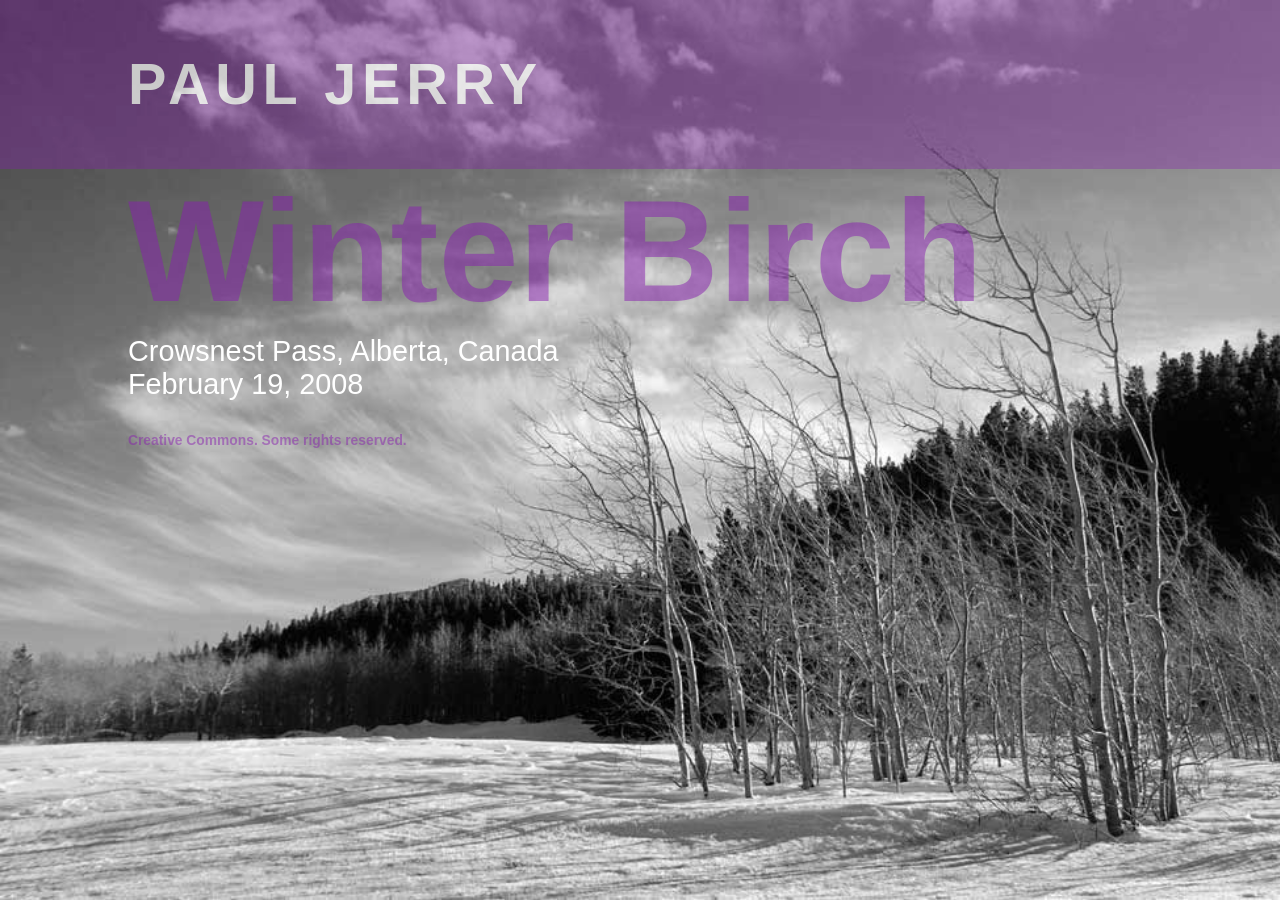
<file: lesson-5/index.html>
<!DOCTYPE html>
<html lang="en">
<head>
	<meta charset="utf-8" />
	<title>Winter Birch | Paul Jerry</title>
	<meta name="viewport" content="width=device-width, initial-scale=1" />
	<link href="css/normalize.css" rel="stylesheet" />
	<link href="css/colors.css" rel="stylesheet" />
</head>
<body>
	<header>
		<h1>Paul Jerry</h1>
	</header>
	<main>
		<h2>Winter Birch</h2>
		<p>Crowsnest Pass, Alberta, Canada <br><time datetime="2008-02-19">February 19, 2008</time></p>
	</main>
	<footer>
		<p><small>Creative Commons. Some rights reserved.</small></p>
	</footer>
</body>
</html>
</file>
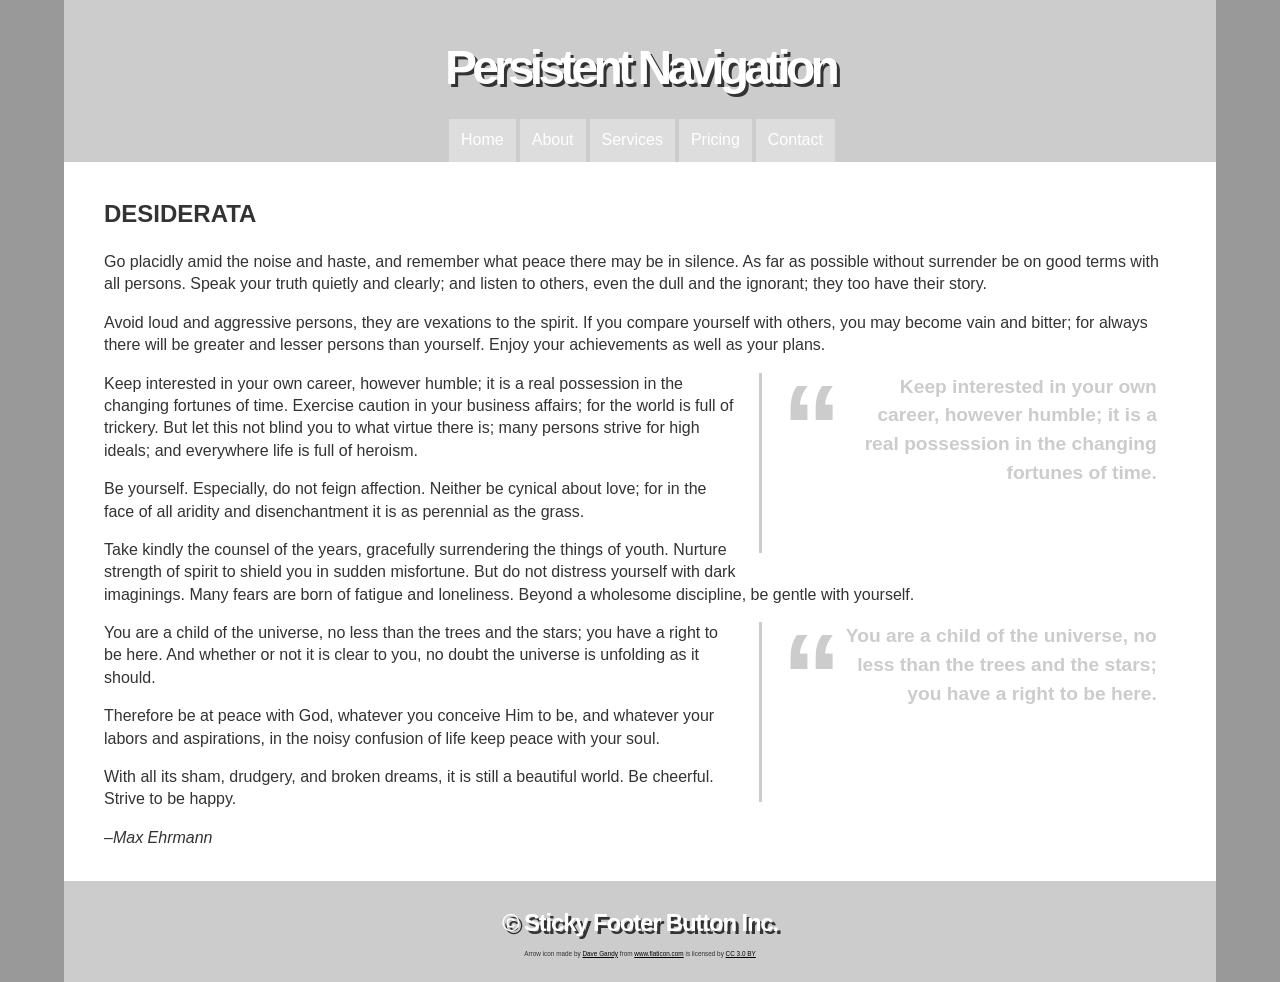
<file: lesson-9/index.html>
<!DOCTYPE html>
<html lang="en">
	<head>
		<meta charset="utf-8" />
		<title>Persistent Navigation</title>
		<meta name="viewport" content="width=device-width, initial-scale=1.0" />
		<link href="css/normalize.css" rel="stylesheet" />
		<!-- STEP 10: Extract all of the below CSS and put it into an external file, using the LINK element to attach it -->
		<!-- STEP 9b: Attach the custom JavaScript we built with a SCRIPT element - remember the 'defer' attribute -->
		<link href="css/styles.css" rel="stylesheet" />
		<script src="js/script.js" defer></script>
	</head>
	<body>
		<div id="container">
			<header>
				<h1><a href="">Persistent Navigation</a></h1>
				<nav id="floatingbar">
					<ul>
						<li><a href="">Home</a></li>
						<li><a href="">About</a></li>
						<li><a href="">Services</a></li>
						<li><a href="">Pricing</a></li>
						<li><a href="">Contact</a></li>
					</ul>
				</nav>
			</header>
			<main>
				<blockquote>
					<h2>Desiderata</h2>

					<p>Go placidly amid the noise and haste, and remember what peace there may be in silence. As far as possible without surrender be on good terms with all persons. Speak your truth quietly and clearly; and listen to others, even the dull and the ignorant; they too have their story.</p>

					<p>Avoid loud and aggressive persons, they are vexations to the spirit. If you compare yourself with others, you may become vain and bitter; for always there will be greater and lesser persons than yourself. Enjoy your achievements as well as your plans.</p>

					<p><span class="pullquote">Keep interested in your own career, however humble; it is a real possession in the changing fortunes of time.</span> Exercise caution in your business affairs; for the world is full of trickery. But let this not blind you to what virtue there is; many persons strive for high ideals; and everywhere life is full of heroism.</p>

					<p>Be yourself. Especially, do not feign affection. Neither be cynical about love; for in the face of all aridity and disenchantment it is as perennial as the grass.</p>

					<p>Take kindly the counsel of the years, gracefully surrendering the things of youth. Nurture strength of spirit to shield you in sudden misfortune. But do not distress yourself with dark imaginings. Many fears are born of fatigue and loneliness. Beyond a wholesome discipline, be gentle with yourself.</p>

					<p><span class="pullquote">You are a child of the universe, no less than the trees and the stars; you have a right to be here.</span> And whether or not it is clear to you, no doubt the universe is unfolding as it should.</p>

					<p>Therefore be at peace with God, whatever you conceive Him to be, and whatever your labors and aspirations, in the noisy confusion of life keep peace with your soul.</p>

					<p>With all its sham, drudgery, and broken dreams, it is still a beautiful world. Be cheerful. Strive to be happy.</p>

					<p><cite>&ndash;Max Ehrmann</cite></p>
			</main>
			<footer>
				<h3>© Sticky Footer Button Inc.</h3>
				<!-- STEP 6a: Build a simple 'back to top' anchor -->
				<p><a href="#" title="Back to top" class="top"><img src="images/arrows.svg" width="25" height="25" /></a></p>
				<p><small>Arrow icon made by <a href="http://www.flaticon.com/authors/dave-gandy" title="Dave Gandy">Dave Gandy</a> from <a href="http://www.flaticon.com" title="Flaticon">www.flaticon.com</a> is licensed by <a href="http://creativecommons.org/licenses/by/3.0/" title="Creative Commons BY 3.0" target="_blank">CC 3.0 BY</a></small></p>
			</footer>
		</div><!-- end #container -->
	</body>
</html>
</file>
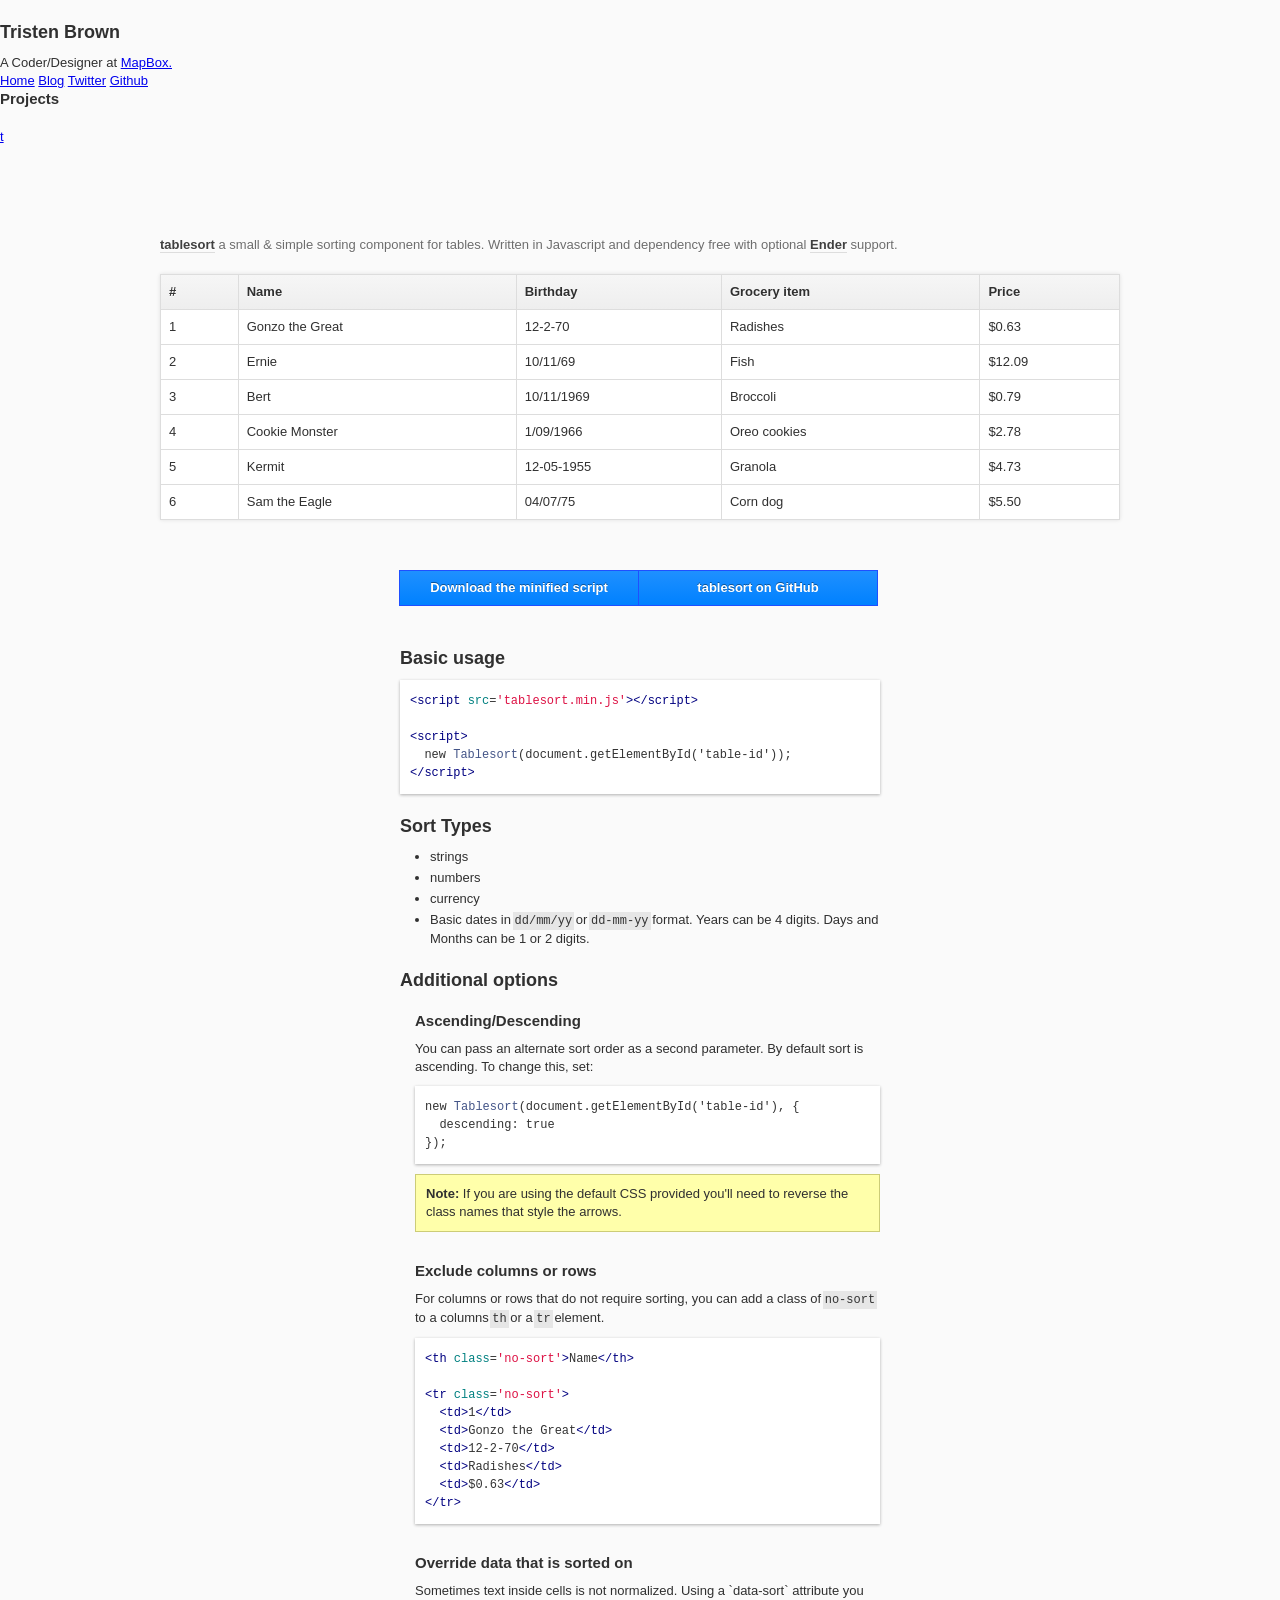
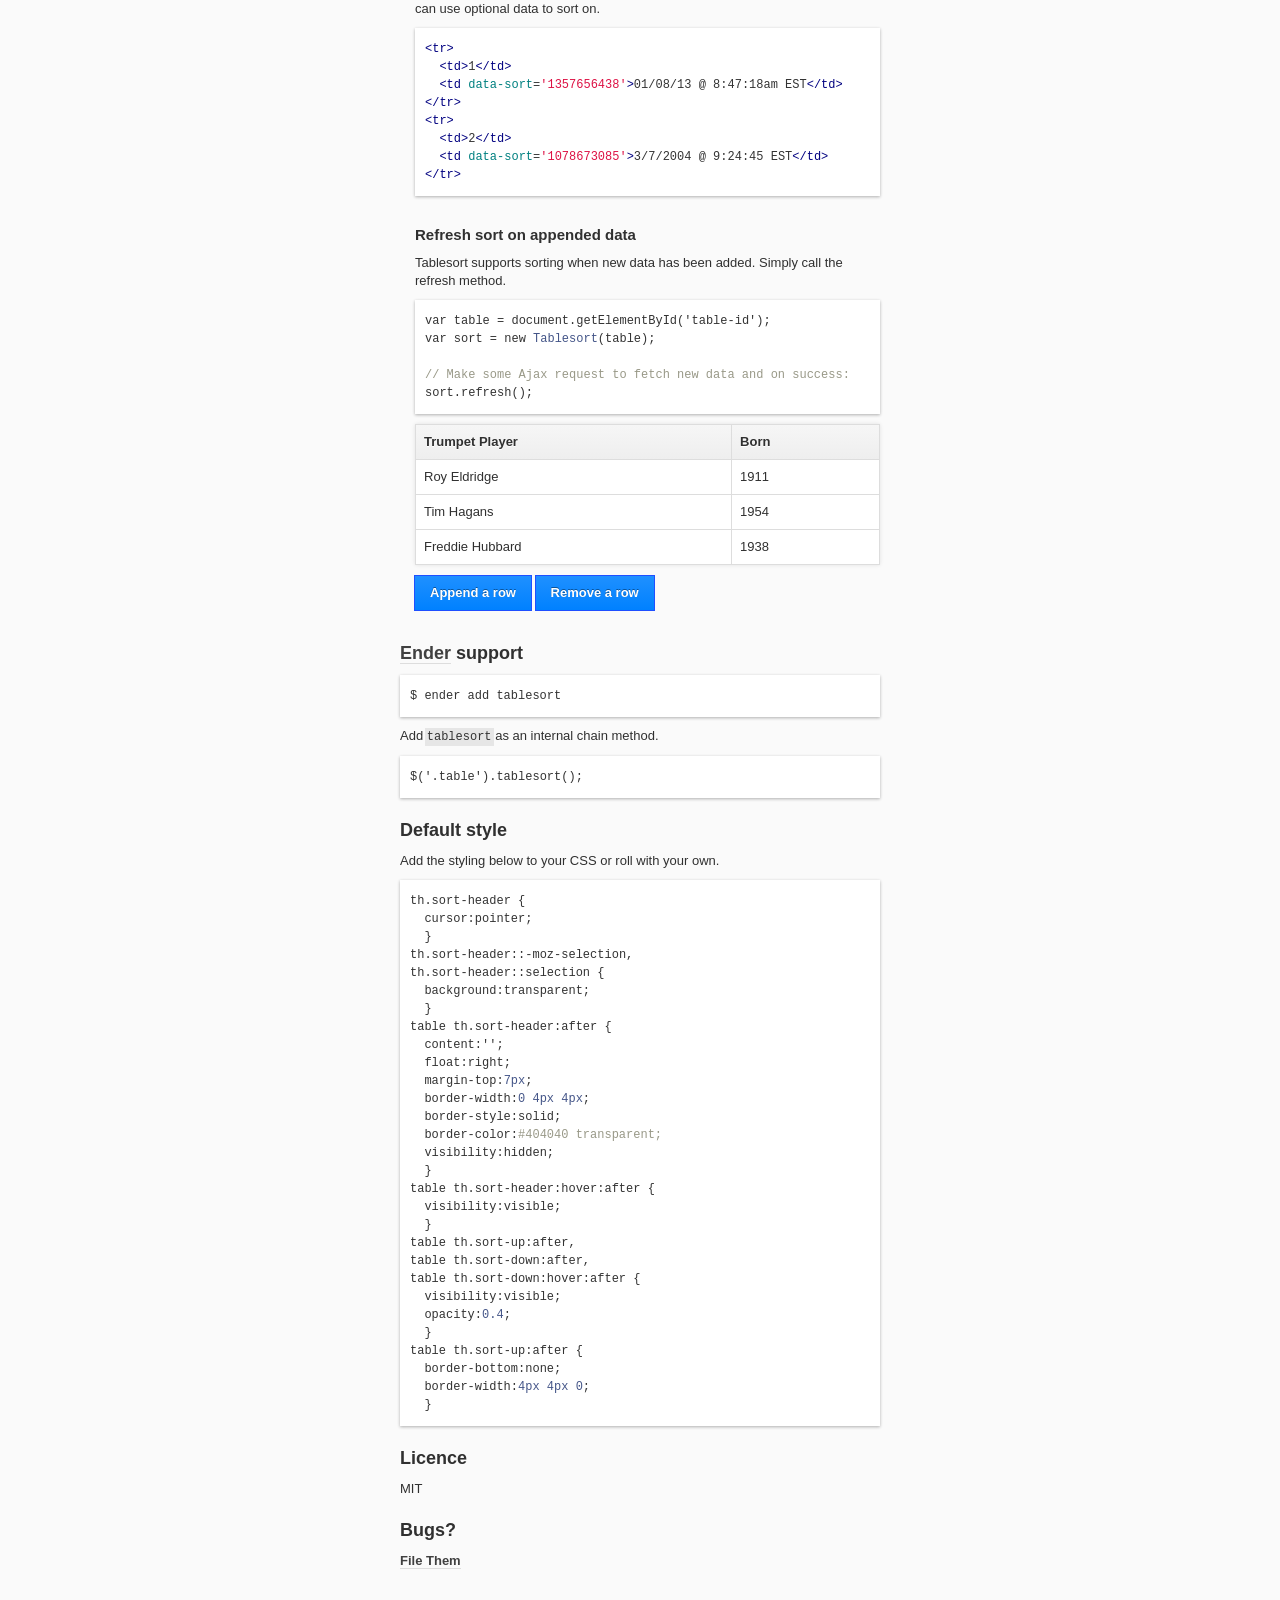
<file: lesson-12/js/tablesort/demo/index.html>
<!DOCTYPE html>
<html>
<head>
<meta charset=utf-8 />
<title>tablesort | tristen</title>
<link href='http://tristen.ca/global.css' rel='stylesheet'>
<link href='style.css' rel='stylesheet'>
</head>
<body onload='prettyPrint()'>

<div id='masthead'>
  <div class='limiter col12 clearfix'>
    <div class='col3'>
      <div class='inner'>
        <h2>Tristen Brown</h2>
        <p>A Coder/Designer at <a href='http://mapbox.com'>MapBox.</a></p>
        <a href='http://tristen.ca' class='icon home' title='Homepage'>Home</a>
        <a href='http://tristen.ca/blog' class='icon blog' title='Blog'>Blog</a>
        <a href='http://twitter.com/fallsemo' class='icon twitter' title='Twitter'>Twitter</a>
        <a href='http://github.com/tristen' class='icon github' title='GitHub'>Github</a>
      </div>
    </div>
    <div class='col col9'>
      <div class='inner'>
        <h3>Projects</h3>
        <ul id='tristen-projects'></ul>
      </div>
    </div>
    <a href='#' id='t-toggle'><span>t</span></a>
  </div>
</div>

<div class='page'>
  <div class='inner'>
    <div class='heading'>
      <h1><a href='http://github.com/tristen/tablesort'>tablesort</a><span class='description'> a small &amp; simple sorting component for tables. Written in Javascript and dependency free with optional <a href='http://ender.no.de'>Ender</a> support.</span></h1>
    </div>
    <table id='sort' class='sort'>
      <thead>
        <tr>
          <th>#</th>
          <th>Name</th>
          <th>Birthday</th>
          <th>Grocery item</th>
          <th>Price</th>
        </tr>
      </thead>
      <tbody>
        <tr>
          <td>1</td>
          <td>Gonzo the Great</td>
          <td>12-2-70</td>
          <td>Radishes</td>
          <td>$0.63</td>
        </tr>
        <tr>
          <td>2</td>
          <td>Ernie</td>
          <td>10/11/69</td>
          <td>Fish</td>
          <td>$12.09</td>
        </tr>
        <tr>
          <td>3</td>
          <td>Bert</td>
          <td>10/11/1969</td>
          <td>Broccoli</td>
          <td>$0.79</td>
        </tr>
        <tr>
          <td>4</td>
          <td>Cookie Monster</td>
          <td>1/09/1966</td>
          <td>Oreo cookies</td>
          <td>$2.78</td>
        </tr>
        <tr>
          <td>5</td>
          <td>Kermit</td>
          <td>12-05-1955</td>
          <td>Granola</td>
          <td>$4.73</td>
        </tr>
        <tr>
          <td>6</td>
          <td>Sam the Eagle</td>
          <td>04/07/75</td>
          <td>Corn dog</td>
          <td>$5.50</td>
        </tr>
      </tbody>
    </table>
    <div class='links clearfix'>
      <a class='button' href='https://raw.github.com/tristen/tablesort/gh-pages/tablesort.min.js'>Download the minified script</a>
      <a class='button' href='https://github.com/tristen/tablesort'>tablesort on GitHub</a>
    </div>

  </div>
  <div class='content'>
    <div class='inner'>
      <h2 id='usage'>Basic usage</h2>
  <pre class='prettyprint'>
&lt;script src='tablesort.min.js'&gt;&lt;/script&gt;

&lt;script&gt;
  new Tablesort(document.getElementById('table-id'));
&lt;/script&gt;</pre>

      <h2 id='types'>Sort Types</h2>
      <ul>
        <li>strings</li>
        <li>numbers</li>
        <li>currency </li>
        <li>Basic dates in <code>dd/mm/yy</code> or <code>dd-mm-yy</code> format. Years can be
        4 digits. Days and Months can be 1 or 2 digits.</li>
      </ul>

      <h2 id='options'>Additional options</h2>
      <div class='options'>
        <h3 id='direction'>Ascending/Descending</h3>
        <p>You can pass an alternate sort order as a second parameter. By default sort is ascending. To change this, set:</p>
  <pre class='prettyprint'>
new Tablesort(document.getElementById('table-id'), {
  descending: true
});</pre>
<p class='notice'><strong>Note:</strong> If you are using the default CSS provided you'll need to reverse the class names that style the arrows.</p>
        <h3 id='exclude'>Exclude columns or rows</h3>
        For columns or rows that do not require sorting, you can add a class of <code>no-sort</code> to a columns <code>th</code> or a <code>tr</code> element.
<pre class='prettyprint'>
&lt;th class='no-sort'&gt;Name&lt;/th&gt;

&lt;tr class='no-sort'&gt;
  &lt;td&gt;1&lt;/td&gt;
  &lt;td&gt;Gonzo the Great&lt;/td&gt;
  &lt;td&gt;12-2-70&lt;/td&gt;
  &lt;td&gt;Radishes&lt;/td&gt;
  &lt;td&gt;$0.63&lt;/td&gt;
&lt;/tr&gt;
</pre>


        <h3 id='data-sort'>Override data that is sorted on</h3>
        <p>Sometimes text inside cells is not normalized. Using a `data-sort` attribute you can use optional data to sort on.</p>
<pre class='prettyprint'>
&lt;tr>
  &lt;td&gt;1&lt;/td&gt;
  &lt;td data-sort='1357656438'&gt;01/08/13 @ 8:47:18am EST&lt;/td&gt;
&lt;/tr&gt;
&lt;tr&gt;
  &lt;td&gt;2&lt;/td&gt;
  &lt;td data-sort='1078673085'&gt;3/7/2004 @ 9:24:45 EST&lt;/td&gt;
&lt;/tr&gt;
</pre>

        <h3 id='refresh'>Refresh sort on appended data</h3>
        <p>Tablesort supports sorting when new data has been added. Simply call the refresh method.</p>
        <pre class='prettyprint'>
var table = document.getElementById('table-id');
var sort = new Tablesort(table);

// Make some Ajax request to fetch new data and on success:
sort.refresh();
</pre>
        <table id='refresh-table' class='sort'>
          <thead>
            <tr>
              <th>Trumpet Player</th>
              <th>Born</th>
            </tr>
          </thead>
          <tbody>
            <tr>
              <td>Roy Eldridge</td>
              <td>1911</td>
            </tr>
            <tr>
              <td>Tim Hagans</td>
              <td>1954</td>
            </tr>
            <tr>
              <td>Freddie Hubbard</td>
              <td>1938</td>
            </tr>
          </tbody>
        </table>
        <a href='#' id='add' class='button'>Append a row</a>
        <a href='#' id='remove' class='button'>Remove a row</a>
      </div>
      <h2><a href='http://ender.no.de'>Ender</a> support</h2>
<pre class='prettyprint'>$ ender add tablesort</pre>

<p>Add <code>tablesort</code> as an internal chain method.</p>
<pre class='prettyprint'>
$('.table').tablesort();
</pre>

      <h2 id='style'>Default style</h2>
      <p>Add the styling below to your CSS or roll with your own.</p>
  <pre class='prettyprint' style='font-weight:normal;'>
th.sort-header {
  cursor:pointer;
  }
th.sort-header::-moz-selection,
th.sort-header::selection {
  background:transparent;
  }
table th.sort-header:after {
  content:'';
  float:right;
  margin-top:7px;
  border-width:0 4px 4px;
  border-style:solid;
  border-color:#404040 transparent;
  visibility:hidden;
  }
table th.sort-header:hover:after {
  visibility:visible;
  }
table th.sort-up:after,
table th.sort-down:after,
table th.sort-down:hover:after {
  visibility:visible;
  opacity:0.4;
  }
table th.sort-up:after {
  border-bottom:none;
  border-width:4px 4px 0;
  }</pre>

    <h2 id='licence'>Licence</h2>
    <p>MIT</p>

    <h2 id='issues'>Bugs?</h2>
    <a href='https://github.com/tristen/tablesort/issues'>File Them</a>
    </div>
  </div>
</div>
<script src='http://tristen.ca/site.js'></script>
<script>
  var masthead = new Tristen();
  masthead.masthead();
</script>
<script src='prettify.js'></script>
<script src='../tablesort.min.js'></script>
<script>
  new Tablesort(document.getElementById('sort'));

  var trumpeters = [
    {
      "name": "Miles Davis",
      "born": 1926
    },
    {
      "name": "Dizzy Gillespie",
      "born": 1917
    },
    {
      "name": "Wynton Marsalis",
      "born": 1961
    },
    {
      "name": "Tom Harell",
      "born": 1946
    },
    {
      "name": "Roy Hargrove",
      "born": 1969
    },
    {
      "name": "Chet Baker",
      "born": 1929
    },
    {
      "name": "Nicholas Payton",
      "born": 1973
    },
    {
      "name": "Wallace Roney",
      "born": 1960
    },
    {
      "name": "Rex Stewart",
      "born": 1907
    },
    {
      "name": "Tim Hagans",
      "born": 1954
    },
    {
      "name": "Roy Eldridge",
      "born": 1911
    },
    {
      "name": "Freddie Hubbard",
      "born": 1938
    }
  ]
  var r = document.getElementById('refresh-table');
  var add = document.getElementById('add');
  var remove = document.getElementById('remove');
  var refresh = new Tablesort(r);

  function cancel(event) {
    (event.preventDefault) ? event.preventDefault() : event.returnValue = false;
    (event.stopPropagation) ? event.stopPropagation() : event.cancelBubble = true;
  }

addEvent(add, 'click', function(e) {
  cancel(e);
  var player = trumpeters[Math.floor(Math.random() * trumpeters.length)];

  var rowCount = r.rows.length;
  var row = r.insertRow(rowCount);

  var cellName = row.insertCell(0);
      cellName.innerHTML = player.name;

  var cellBorn = row.insertCell(1);
      cellBorn.innerHTML = player.born;

  refresh.refresh();
});
addEvent(remove, 'click', function(e) {
  cancel(e);
  var rowCount = r.rows.length;
  if (rowCount === 2) return;
  r.deleteRow(rowCount - 1);
});
</script>

<script>
var analytics=analytics||[];(function(){var e=["identify","track","trackLink","trackForm","trackClick","trackSubmit","page","pageview","ab","alias","ready","group"],t=function(e){return function(){analytics.push([e].concat(Array.prototype.slice.call(arguments,0)))}};for(var n=0;n<e.length;n++)analytics[e[n]]=t(e[n])})(),analytics.load=function(e){var t=document.createElement("script");t.type="text/javascript",t.async=!0,t.src=("https:"===document.location.protocol?"https://":"http://")+"d2dq2ahtl5zl1z.cloudfront.net/analytics.js/v1/"+e+"/analytics.min.js";var n=document.getElementsByTagName("script")[0];n.parentNode.insertBefore(t,n)};
analytics.load("ppyh4q5xb3");
</script>

</body>
</html>
</file>
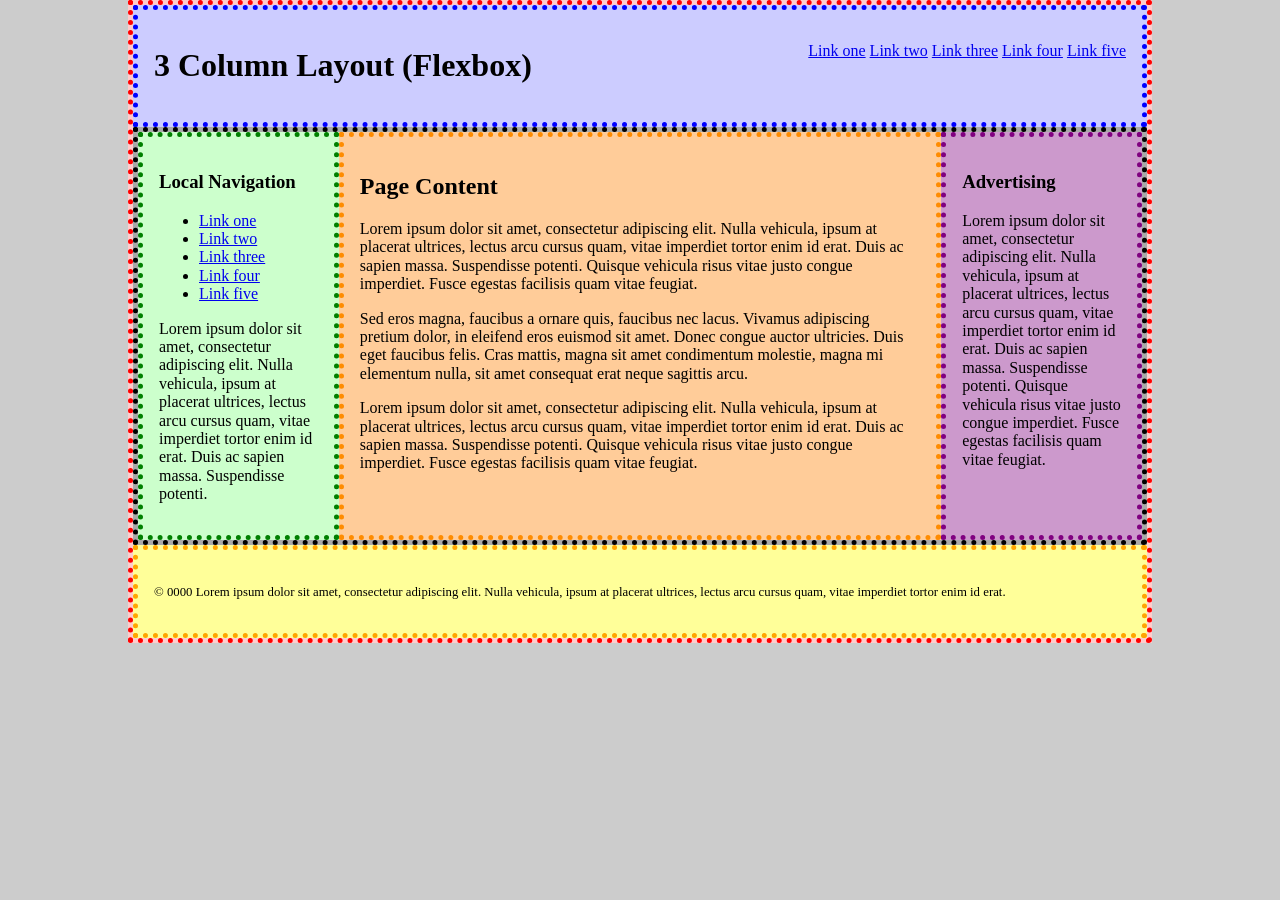
<file: lesson-4/flex.html>
<!DOCTYPE html>
<html lang="en">
<head>
	<meta charset="utf-8" />
	<title>3 Column Layout - Flexbox</title>
	<meta name="viewport" content="width=device-width, initial-scale=1" />
	<link href="css/normalize.css" rel="stylesheet" />
	<!-- STEP 1: Attach the flex.css stylesheet, then proceed to the next step inside the CSS file -->
	<link href="css/flex.css" rel="stylesheet" />
</head>
<body>
	<div id="container">
		<header>
			<h1>3 Column Layout (Flexbox)</h1>
			<nav>
				<ul>
					<li><a href="#">Link one</a></li>
					<li><a href="#">Link two</a></li>
					<li><a href="#">Link three</a></li>
					<li><a href="#">Link four</a></li>
					<li><a href="#">Link five</a></li>
				</ul>
			</nav>
		</header>
		<main>
			<nav>
				<h3>Local Navigation</h3>
				<ul>
					<li><a href="#">Link one</a></li>
					<li><a href="#">Link two</a></li>
					<li><a href="#">Link three</a></li>
					<li><a href="#">Link four</a></li>
					<li><a href="#">Link five</a></li>
				</ul>
				<p>Lorem ipsum dolor sit amet, consectetur adipiscing elit. Nulla vehicula, ipsum at placerat ultrices, lectus arcu cursus quam, vitae imperdiet tortor enim id erat. Duis ac sapien massa. Suspendisse potenti.</p>
			</nav>
			<section>
				<h2>Page Content</h2>
				<p>Lorem ipsum dolor sit amet, consectetur adipiscing elit. Nulla vehicula, ipsum at placerat ultrices, lectus arcu cursus quam, vitae imperdiet tortor enim id erat. Duis ac sapien massa. Suspendisse potenti. Quisque vehicula risus vitae justo congue imperdiet. Fusce egestas facilisis quam vitae feugiat.</p>
				<p>Sed eros magna, faucibus a ornare quis, faucibus nec lacus. Vivamus adipiscing pretium dolor, in eleifend eros euismod sit amet. Donec congue auctor ultricies. Duis eget faucibus felis. Cras mattis, magna sit amet condimentum molestie, magna mi elementum nulla, sit amet consequat erat neque sagittis arcu.</p>
				<p>Lorem ipsum dolor sit amet, consectetur adipiscing elit. Nulla vehicula, ipsum at placerat ultrices, lectus arcu cursus quam, vitae imperdiet tortor enim id erat. Duis ac sapien massa. Suspendisse potenti. Quisque vehicula risus vitae justo congue imperdiet. Fusce egestas facilisis quam vitae feugiat.</p>
			</section>
			<aside>
				<h3>Advertising</h3>
				<p>Lorem ipsum dolor sit amet, consectetur adipiscing elit. Nulla vehicula, ipsum at placerat ultrices, lectus arcu cursus quam, vitae imperdiet tortor enim id erat. Duis ac sapien massa. Suspendisse potenti. Quisque vehicula risus vitae justo congue imperdiet. Fusce egestas facilisis quam vitae feugiat.</p>
			</aside>
		</main>
		<footer>
			<p><small>© 0000 Lorem ipsum dolor sit amet, consectetur adipiscing elit. Nulla vehicula, ipsum at placerat ultrices, lectus arcu cursus quam, vitae imperdiet tortor enim id erat.</small></p>
		</footer>
	</div><!-- #container -->
</body>
</html>
</file>
<file: lab-1/css/main.css>
#p {
    width: 700px;
    margin: 20px auto 50px;
}

header {
    font-family: sans-serif;
}

h1 {
    text-align: center;
    text-transform: uppercase;
    letter-spacing: 5px;
}

.e {
    display: inline-block;
    border: solid 1px black;
    text-align: left;
    font-size: 1rem;
    margin: 1%;
    text-transform: uppercase;
    font-weight: 300;
}

h2 {
    text-transform: uppercase;
    white-space: nowrap;
    font-size: 0.9rem;
    margin-top: 5px;
    text-align: center;
    font-weight: bold;
    word-spacing: 3px;
}

h3 {
    font-weight: bold;
    margin: 10px 0;
    font-family: sans-serif;
}

main {
    column-count: 3;
}

p {
    display: block;
    text-align: left;
    hyphens: auto;
    margin: 0;
    text-indent: 1rem;
    font-size: small;
}

.p {
    text-indent: 0;
}
</file>
<file: lab-2/css/base.css>
/* Base styles for Lab 2
-------------------------------------------------- */
html {
	box-sizing: border-box;
}
*, *:before, *:after {
	box-sizing: inherit;
}
body {
	font-family: sans-serif;
	background-color: rgb(240,240,240);
}
header {
	padding: 1em;
}
main {
	display: flex;
	flex-direction: row;
	justify-content: space-around;
	flex-wrap: wrap;
}
main section {
	width: 20%;
	padding: 0.5em;
	background-color: rgb(255,255,255);
	box-shadow: 0px 7px 15px 5px rgba(0,0,0,0.1); 
}
main section h2 {
	margin: 0;
}
main section h3 {
	margin: 0;
	font-size: 75%;
}
main section div {
	margin-top: 0.5em;
	padding: 0.5em;
	color: rgb(255,255,255);
	background-color: grey;
	height: 3em;
}
footer {
	padding: 1em;
}
</file>
<file: lab-4/css/tables.css>
@charset "utf-8";

html {
    font-size: 120%;
    font-family: Arial, Helvetica, sans-serif;
}

body {
    margin: 30px 0 0 30px;
}

 table {
    border-collapse: collapse;
    caption-side: left;
    table-layout: auto;
    width: 90%;
}

colgroup col:nth-child(7) {
    background-color: rgba(41, 166, 224, 0.25);
}

td, th {
    padding: 0.3em;
    border-top: 1px solid lightgray;
    border-bottom: 1px solid lightgray;
}

tbody th {
    text-align: left;
}

tbody td {
    text-align: center;
}

caption {
    font-size: 120%;
    text-align: left;
}

tbody tr:nth-child(odd) {
    background-color: rgba(192, 191, 191, 0.25);
}
</file>
<file: lesson-1/css/styles.css>
@charset "UTF-8";

/* Named Selctor
------------------------------------------------- */
h2 {
    color: red;
}
/* ID Selctor
------------------------------------------------- */
#project {
    color: olive;
}
/* Class Selctor
------------------------------------------------- */
.desc {
    background-color: lightgrey;
    font-style: italic;
}
/* Contextual/Descendent Selctor
------------------------------------------------- */
section p {
    color: darkblue;
}

.desc h2 {
    border: 3px dashed orange;
}

.about section p {
    background-color: lime;
}
/* Grouped Selctor
------------------------------------------------- */
h1, h2, h3 {
    font-family: sans-serif;
}
/* Pseudo-Class Selctor
------------------------------------------------- */
a:link {
    color: lightsalmon;
    text-decoration: none;
    font-weight: bold;
}
a:visited {
    color: darkslategray;
}
a:focus {
    color: hotpink;
}
a:hover {
    text-decoration: underline;
}
a:active {
    color: red;
}
/* Structual Pseudo-Class Selctor
------------------------------------------------- */
li:nth-child(3n-1) {
    background-color: yellow;
}
li:nth-of-type(even) {
    background: lightblue;
}
article section:last-of-type {
    background: pink;
}
</file>
<file: lesson-10/css/accordion.css>
@charset "utf-8";
@import url('https://fonts.googleapis.com/css2?family=Open+Sans:ital,wght@0,300..800;1,300..800&display=swap');

/* Box-sizing reset (https://css-tricks.com/inheriting-box-sizing-probably-slightly-better-best-practice/) */
html {
	box-sizing: border-box;
}
*, *:before, *:after {
	box-sizing: inherit;
}

html {
	font-family: "Open Sans", sans-serif;
}
#container {
	width: 80%;
	margin: 0 auto;
}
/* STEP 3a: Basic styling for the DETAILS element */
details {
	border: 1px solid grey;
	padding: 0 1rem;
	background-color: whitesmoke;
}
/* STEP 3b: Adjacent sibling DETAILS elements don't need a top border */
details + details {
	border-top: none;
}
/* STEP 3c: Brighten up the currently open DETAILS panel (the browser adds the "open" attribute to the active element) */
details[open] {
	background-color: white;
}
/* STEP 4: Make the SUMMARY look a bit like a heading, and address affordance by turning the mouse cursor into a pointer to encourage user interaction */
summary {
	font-size: 1.25rem;
	font-weight: bold;
	padding: 1rem 0;
	cursor: pointer;
}
/* STEP 5a: Disable the default triangle toggle - it is fine, but we should learn how to customize this part of the widget */
summary::marker {
	content: none;
}
/* STEP 5b: Use the ::after pseudoelement with the SECTION to add a "+" character imploring user to "open" the panel */
summary::after {
	content: "+";
	float: right;
}
/* STEP 5c: If the panel is open, then change it to a "-" character to allow user to close it again - proceed to accordion.js for the next step */
details[open] summary::after {
	content: "–";
}
/* STEP 10: Add rounded corners to the first and last DETAILS elements */
details:first-of-type {
	
}

/* Thanks to Greg Gibson (https://css-tricks.com/two-issues-styling-the-details-element-and-how-to-solve-them/) and Chris Coyier (https://css-tricks.com/quick-reminder-that-details-summary-is-the-easiest-way-ever-to-make-an-accordion/) for some outstanding tips and tricks for styling <details> and <summary> */
</file>
<file: lesson-12/css/tables.css>
@charset "utf-8";

html {
    font: 120%/1.2 "Trebuchet MS", Arial, Helvetica, sans-serif;
}
/* STEP 7: Collapse borders */
table {
    border-collapse: collapse;
/* STEP 9a: Adjust placement of table caption */
    caption-side: top;
/* STEP 9b: Try different values for table-layout (https://developer.mozilla.org/en-US/docs/Web/CSS/table-layout) in conjunction with the width property. */
    table-layout: auto;
    width: 80%;
    empty-cells: hide;
}
/* STEP 10b: Zebra striping for columns */
colgroup + colgroup col:nth-child(1) {
    background-color: rgb(100, 0, 0, 0.25);
}
colgroup + colgroup col:nth-child(2) {
    background-color: rgb(0, 100, 0, 0.25);
}
colgroup + colgroup col:nth-child(3) {
    background-color: rgb(0, 0, 100, 0.25);
}

/* STEP 8: Adjust padding for usability with TH and TD */
td, th {
    padding: 0.5em;
    border: 1px solid #666;
}
th {
    background: rgba(225,225,225,1);
}
/* STEP 6: Align table headings in the table body */
tbody th {
    text-align: left;
}
thead tr:first-child th:first-child {
    /* Hide top left cell - it's empty */

}
/* STEP 10a: Zebra striping for rows */
tbody tr:nth-child(even) {
    background-color: rgb(0, 0, 0, 0.25);
}
tfoot td {
    font-size: 60%;
}
caption {
    font-size: 150%;
}
/* STEP 10c: Have a look at the result in the browser, then head to js/tables.js for the next step */
/* thead th:nth-child(1) {
    background-color: transparent;
    border-width: 0, 1px, 1px, 0;
} */
</file>
<file: lesson-12/js/tablesort/css/tablesort.css>
@charset "UTF-8";
/* Tablesort specific styling ---------- */
/* http://tristen.ca/tablesort/demo/  -- */
th.sort-header {
  cursor:pointer;
  }
th.sort-header::-moz-selection,
th.sort-header::selection {
  background:transparent;
  }
table th.sort-header:after {
  content:'';
  float:right;
  margin-top:7px;
  border-width:0 4px 4px;
  border-style:solid;
  border-color:#333 transparent;
  opacity: 0.4;
  visibility:hidden;
  }
table th sort-header:hover {
	background-color: #eee;
}
table th.sort-header:hover:after {
  visibility:visible;
  }
table th.sort-up:after,
table th.sort-down:after,
table th.sort-down:hover:after {
  visibility:visible;
  opacity:1;
  }
table th.sort-up:after {
  border-bottom:none;
  border-width:4px 4px 0;
  }
</file>
<file: lesson-2/css/main.css>
@charset "UTF-8";

@import url('https://fonts.googleapis.com/css2?family=Alfa+Slab+One&display=swap');
/* @import url('https://fonts.googleapis.com/css2?family=Raleway:ital,wght@0,100..900;1,100..900&display=swap'); */
html {
	/* STEP 2: Set base font size */
	font-size: 120%;
	/* STEP 3: Set base line-height (leading) */
	line-height: 1.4;
	/* STEP 4: Set base font-family (font stack) */
	font-family: Garamond, Georgia, "Times New Roman", Times, serif;
	background: #111;
	/* STEP 10a: set the background image */
	background-image: url("../images/how-much.jpg");
	/* Image credit: How much? by el patojo CC https://www.flickr.com/photos/elpatojo/250157893 */
	/* STEP 10b: set the background attachment */
	background-attachment: fixed;
	/* STEP 10c: set the background image size to cover the viewport */
	background-size: cover;
}
/* STEP 5: Set font sizes according to a typographic scale (h1-h6 and p) */
h1 {
	font-size: 4.8rem;
	/* STEP 7a: Set primary heading font - use "Alfa Slab One" from Google Fonts - place the appropriate @import at the top of this CSS file, then set the font-family to the same, with a fallback to "Rockwell" - then set font-weight to normal (we don't need to bold these fonts) */
	font-family: "Alfa Slab One", serif;
	font-weight: 400;
	font-style: normal;
	/* ...try editing the CSS in the browser dev tools to see the fallback if the Google Font fails to load */
}
h1 em {
	/* STEP 7e: The numero character/symbol is not heavy enough for the surrounding text, so we will set it with a heavy font, and eliminate the italics */
	font-style: normal;
	font-weight: bold;
}
h2 {
	font-size: 3.6rem;
	/* STEP 7b: Set subheading font to 'Century Gothic', with a fallback to Futura for Mac, then lastly to sans-serif */
	font-family: "Century Gothic", Futura, sans-serif;
}
h3 {
	font-size: 2.4rem;
	/* STEP 7c: Set tertiary heading font to the same as above, then transform all h3 elements to UPPERCASE, with no bottom margin */
	font-family: "Raleway", "Century Gothic", Futura, sans-serif;
	font-style: normal;
	text-transform: uppercase;
}
h4 {
	font-size: 2.1rem;
}
h5 {
	font-size: 1.8rem;
}
h6 {
	font-size: 1.4rem;
}
p {
	font-size: 1rem;
}
/* STEP 7d: Set font for p in header to the same as the h2 and the h3 elements, using a descendant (contextual) selector */
header p {
	font-family: "Raleway", "Century Gothic", Futura, sans-serif;
}
/* STEP 9a: Reduce space between headings in page-level header H1 */
header h1 {
	margin: 0;
}
/* STEP 8: Bump down subhead font size at top of article */
header h2 {
	font-size: 2.4rem;
	/* STEP 9b: Reduce space between headings in page-level header H2 */
	margin-top: 0;
}
/* STEP 9c: Move h3 and p closer together in article sections */
section h3 {
	margin-bottom: 0;
	/* STEP 13: Visual hierarchy needs improvement - reduce font size */
	font-size: 2.0rem;
}
section p {
	
	/* STEP 12a: Measure is 85+ - too long - bump up the font size */
	font-size: 1.6rem;
	/* STEP 12b: Play with the leading (line-height) - raise to 1.8, then reduce to 1.2 - discuss typographic color and vertical rhythm */
	line-height: 1.6;
	/* STEP 14a: Justification with text-align - left, right, center, justify */
	text-align: justify;
	/* STEP 14b: Hyphenation - see Firefox implementation and change BODY width to 50% down below, then resize the window width in your browser to see the effect */
	hyphens: auto;
	/* STEP 16a: Play with some non-standard CSS properties like text-rendering - this can enable things like ligatures - look at the combination of letters f and i */
	text-rendering: optimizeLegibility;
	/* STEP 16b: Change the font to Calibri, then watch the 'fi' and 'fl' combination render as a ligature - for some reason, 'ff' does not for this font */
	/* font-family: Calibri; */
	/* https://developer.mozilla.org/en-US/docs/Web/CSS/text-rendering */
}
/* STEP 6: Basic layout - auto-centred single-column fixed width */
body {
	min-width: 720px;
	max-width: 960px;
	margin: 0 auto 0 auto;
	/* width: 60%; */
	/* STEP 14c: Change width of BODY to see how hyphenation works - then comment out */
	
	
	background: #eee;
}
header {
	background: #5C8096;
	/* STEP 11a: Add whitespace - very important */
	padding: 3rem;
	/* STEP 15: Inset text effect with text shadow */
	text-shadow: 0 1px 1px #A2C0CF;
}
section {
	/* STEP 11b: Add more whitespace */
	padding: 0 3rem;
}
footer {
	background: #333;
	color: #eee;
	/* STEP 11c. Add even more whitespace */
	padding: 2rem 3rem;
}
footer h3 {
	font-size: 1.4em;
}
footer p, footer small {
	font-family: "Century Gothic", Futura, sans-serif;
}
</file>
<file: lesson-3/css/main.css>
body {
  background-color: #666;
	line-height: 1.4;
}
#page {
	width: 70%;
  background-color: white;
  margin: 50px auto;
	padding: 5%;
  box-shadow: 0 5px 5px 0 rgba(0,0,0,0.75);
}

/* Multi-column layout
-------------------------------------------------- */
main {
  column-count: 2;
}
main p:first-child {
  margin-top: 0;
}
</file>
<file: lesson-4/css/index.css>
@charset "utf-8";

/* STEP 1b: Change the box-model rendering default from content-box to border-box */
html {
	box-sizing: border-box;
}
*, *:before, *:after {
	box-sizing: inherit;
}

body {
	background: #CCC;
}

#container {
	border: 5px dotted red;
	background: #FCC;
	/* STEP 2: set width of #container to 80% of body */
	width: 80%;
	/* STEP 3: center the entire layout with auto left and right margins */
	margin: 0 auto 0 auto;
}
header {
	border: 5px dotted blue;
	background: #CCF;
	/* STEP 8c: Set the header to float: left; to restore the height to auto to contain the children */
	float: left;
	/* STEP 8d: Now set the width to 100% to push the <footer> content back down where it belongs (wow)! */
	width: 100%;
}
header h1 {
	/* STEP 8a: Opposing floats - float the h1 to the left */
	float: left;
}
header nav {
	/* STEP 8b: Float the nav element to the right - notice how the parent element is now height: 0; just like the <main> element - what a mess! */
	float: right;
}
header nav ul {
	list-style-type: none;
	padding: 0;
}
header nav ul li {
	display: inline;
}
main {
	border: 5px dotted black;
	background: darkgray;
	/* STEP 7c: "Set a float to clear a float" - Set the main element to float: left; and see how it now encapsulates its children with height: auto; - this helps clear the footer properly */
	
}
main > nav {
	border: 5px dotted green;
	background: #CFC;
	/* STEP 4a: set the width of the first sidebar to 20% */
	width: 20%;
	/* STEP 4b: float the column to the left */
	float: left;
}
main > section {
	border: 5px dotted darkorange;
	background: #FC9;
	/* STEP 5a: set the width of the main (centre) column to 60% */
	width: 60%;
	/* STEP 5b: float the column to the left */
	float: left;
}
main > aside {
	border: 5px dotted purple;
	background: #C9C;
	/* STEP 6a: set the width of the second sidebar to 20% */
	width: 20%;
	/* STEP 6b: float the column to the left */
	float: left;
}
footer {
	border: 5px dotted orange;
	background: #FF9;
	/* STEP 7a: clear the footer (left | right | both) */
	clear: left;
	/* STEP 7b: Notice that the <main> element has collapsed - this is because all its children are floated - now comment out the above clear property and refresh the browser tab */
}
header,
main > nav,
main > section,
main > aside,
footer {
	/* STEP 9: add some padding to the main layout containers to give the text some room to breathe - then head over to flexbox.html to see how to do this an easier way */
	padding: 1em;
}
</file>
<file: lesson-5/css/colors.css>
@charset "utf-8";
html {
	box-sizing: border-box;
}
*, *:before, *:after {
	box-sizing: inherit;
}
html {
	background: lightgrey url("../images/winter-birch.jpg") no-repeat top left;
	background-size: cover;	
	background-attachment: fixed;
	height: 100%;
	font-family: "Century Gothic", Futura, Helvetica, Arial, sans-serif;
	font-size: 180%;
}
body {
	min-height: 100%;
	color: white;	
}
header {
	/* STEP 1a: Go to https://developer.mozilla.org/en-US/docs/Web/CSS/CSS_Colors/Color_picker_tool */
	/* STEP 1b: Select a HUE using the Hue Slider */
	/* STEP 1c: De-Saturate the colour a bit, reduce the Lightness, and make the colour slightly transparent by adjusting the Alpha. */
	/* STEP 1d: Copy the resulting RGBa value and replace the background-color below */
	background-color: hsl(284 71.6% 40% / 0.5);
	padding: 1% 10%;
	opacity: 0.7;
}
header h1 {
	text-transform: uppercase;
	letter-spacing: 0.1em;
	color: white;
	/* STEP 3: Soften the <h1> element text using the opacity property */
	/* opacity: 0.8; */
}
main {
	padding: 0 10%;
}
main h2 {
	/* STEP 2: Set the <h2> inside the <main> to the same transparent purple, but use the HSLa colour syntax, instead */
	color: hsl(284 71.6% 40% / 0.5);
	font-size: 500%;
	margin: 0;	
	/* color: white; */
}
main p {
	margin-top: 0;
}
footer {
	padding: 0 10%;
}
footer p {
	font-size: 60%;
	/* STEP 4: Set the <footer> element text to the same purple as in step 1 and 2, using a combination of hexadecimal color syntax and opacity. */
	color: hsl(284 71.6% 40%);
	opacity: 0.48;
	font-weight: bold;
}

/* STEP 5: Adjust the HUE of the background-color of the <header>, the colour of the <h2>, and the colour of the <footer> text to a different value - note that this is more difficult with HEX and RGB colour notation */

/* STEP 6: Convert the footer p element to CIELAB color space using a conversion utility like http://colormine.org/convert/rgb-to-lab */
</file>
<file: lesson-9/css/styles.css>
@charset "UTF-8";

body{
    font-family: sans-serif;
    background: #999;
    min-width: 320px;
    color: #333;
}
#container {
    width: 90%;
    margin: 0 auto;
}
header {
    background: #ccc;
    padding-top: 1em;
}
header nav {
    overflow: hidden;
}
header nav ul {
    list-style-type: none;
    margin: 0;
    padding: 0;
    float: left;
    position: relative;
    left: 50%;
}
header nav ul li {
    float: left;
    position: relative;
    right: 50%;
    margin-left: 0.25em;
    background:#ddd;
}
header nav a {
    display: block;
    padding: 0.75em;
    color: #fff;
    text-decoration: none;
}
header nav a:hover {
    background: #fff;
    color: #000;
}

/* STEP 1a: Persistent navigation - manually add the class="floater" to the HEADER NAV and build out a fixed horizontal navigation bar */
header nav.floater {
    position: fixed;
    top: 0;
    left: 0;
    width: 100%;
    background-color: rgb(0, 0, 0, 0.5);
}
header nav.floater li {
    background-color: transparent;
}
/* STEP 1b: Remove the class="floater" from the HTML */

main {
    background: white;
    clear: both;
    line-height: 1.4;
    padding: 1em 0;
}
main p {
    margin-top: 0;
}
main blockquote {
}

header h1 {
    font-family: "Arial Black", Arial, sans-serif;
    font-size: 300%;
    margin: 0.5em;
    text-shadow: 3px 3px 0 #333;
    letter-spacing: -0.1em;
    text-align: center;
}
header h1 a {
    color: white;
    text-decoration: none;
}
blockquote h2 {
    text-transform: uppercase;
}

/* STEP 7a: Build out the styles for the pullquote, adding the class="pullquote2" to the SPAN element in the HTML to see how the styles look */
.pullquote2 {
    display: block;
    float: right;
    padding-left: 20px;
    margin: 0 1em 0.5em 1em;
    width: 35%;
    font-size: 1.2rem;
    font-weight: bold;
    line-height: 1.5;
    text-align: right;
    color: #ccc;
    border-left: 3px solid #ccc;
}
/* STEP 7b: Add leading quotation marks and style them */
.pullquote2::before {
    content: "\201C";
    display: block;
    font-size: 120px;
    float: left;
    position: relative;
    top: -0.3em;
    color: #ccc;
}
/* STEP 7c: Remove the class"pullquote2" from the HTML */
footer {
    background: #ccc;
    padding: 1em;
}
footer h3 {
    margin: 0;
    font-family: "Arial Black", Arial, sans-serif;
    font-size: 150%;
    margin: 0.5em;
    color: white;
    text-shadow: 3px 3px 0 #333;
    letter-spacing: -0.05em;
    text-align: center;
}
footer p {
    font-size: 50%;
    text-align: center;
}
footer a {
    color: black;
}
/* STEP 3a: Build out the sticky footer 'Back to top' button styles */
footer a.top {
    position: fixed;
    bottom: 1.5rem;
    right: 1.5rem;
    background-color: rgb(0, 0, 0, 0.3);
    padding: 10px;
    border-radius: 50%;
    height: 30px;
    width: 30px;
    /* STEP 3b: Now hide the button entirely, and we will make it visible later with JavaScript */
    /* display: none; */
    visibility: hidden;
}
</file>
<file: lesson-12/js/tablesort/demo/style.css>
/* ------------------------------------------
  Reset ♥
  http://meyerweb.com/eric/tools/css/reset/
  v2.0 | 20110126
  License: none (public domain)
---------------------------------------------*/
html, body, div, span, applet, object, iframe,
h1, h2, h3, h4, h5, h6, p, blockquote, pre,
a, abbr, acronym, address, big, cite, code,
del, dfn, em, img, ins, kbd, q, s, samp,
small, strike, strong, sub, sup, tt, var,
b, u, i, center,
dl, dt, dd, ol, ul, li,
fieldset, form, label, legend,
table, caption, tbody, tfoot, thead, tr, th, td,
article, aside, canvas, details, embed,
figure, figcaption, footer, header, hgroup,
menu, nav, output, ruby, section, summary,
time, mark, audio, video {
  margin: 0;
  padding: 0;
  border: 0;
  font-size: 100%;
  font: inherit;
  vertical-align: baseline;
  }
/* HTML5 display-role reset for older browsers */
article, aside, details, figcaption, figure,
footer, header, hgroup, menu, nav, section {
  display: block;
  }
body { line-height: 1; }
ol, ul { list-style: none;  }
blockquote, q { quotes: none; }
blockquote:before, blockquote:after,
q:before, q:after { content: ''; content: none; }
/* tables still need 'cellspacing="0"' in the markup */
table { border-collapse: collapse; border-spacing: 0; }
/* remember to define focus styles. Hee Haw */
:focus { outline: 0; }
body {
  margin:0;
  font-family:'Helvetica Neue', Helvetica, Arial, sans-serif;
  font-size:13px;
  line-height:18px;
  color:#303030;
  background-color:#fafafa;
  -webkit-font-smoothing:antialiased;
  }
h1,h2,h3,h4,h5 {
  font-weight:bold;
  display:block;
  margin:0 0 10px;
  }
h1 {
  font-size:13px;
  margin:0 0 20px;
  display:block;
  font-weight:normal;
  text-shadow:0 1px 0 #fff;
  }
h1 span.description {
  color:#6d6d6d;
  }
h2 { font-size:18px; line-height:24px; margin:20px 0 10px;}
h3 { font-size:15px; }
ul { margin:0 0 20px; }
li {
  margin-left:30px;
  margin-bottom:3px;
  }
ul li { list-style:disc; }
ol li { list-style:decimal; }

strong {
  font-weight:bold;
  }
.notice {
  background:#ffa;
  border:1px solid #cc7;
  display:block;
  padding:10px;
  margin-bottom:10px;
  }

.content {
  margin-top:40px;
  padding:0 0 60px;
  }
.page a {
  color:#404040;
  font-weight:bold;
  text-decoration:none;
  border-bottom:1px solid #ddd;
  }
  .page a:hover {
    border-color:#d0d0d0;
    }
table {
  background:#fff;
  max-width:100%;
  border-spacing:0;
  width:100%;
  margin:10px 0;
  border:1px solid #ddd;
  border-collapse:separate;
  *border-collapse:collapsed;
  -webkit-box-shadow:0 0 4px rgba(0,0,0,0.10);
     -moz-box-shadow:0 0 4px rgba(0,0,0,0.10);
          box-shadow:0 0 4px rgba(0,0,0,0.10);
  }
  table th,
  table td {
    padding:8px;
    line-height:18px;
    text-align:left;
    border-top:1px solid #ddd;
    }
  table th {
    background:#eee;
    background:-webkit-gradient(linear, left top, left bottom, from(#f6f6f6), to(#eee));
    background:-moz-linear-gradient(top, #f6f6f6, #eee);
    text-shadow:0 1px 0 #fff;
    font-weight:bold;
    vertical-align:bottom;
    }
  table td {
    vertical-align:top;
    }
  table thead:first-child tr th,
  table thead:first-child tr td {
    border-top:0;
    }
  table tbody + tbody {
    border-top:2px solid #ddd;
    }
  table th + th,
  table td + td,
  table th + td,
  table td + th {
    border-left:1px solid #ddd;
    }
  table thead:first-child tr:first-child th,
  table tbody:first-child tr:first-child th,
  table tbody:first-child tr:first-child td {
    border-top:0;
    }

/*tablesort specific styling*/
th.sort-header {
  cursor:pointer;
  }
th.sort-header::-moz-selection,
th.sort-header::selection {
  background:transparent;
  }
table th.sort-header:after {
  content:'';
  float:right;
  margin-top:7px;
  border-width:0 4px 4px;
  border-style:solid;
  border-color:#404040 transparent;
  visibility:hidden;
  }
table th.sort-header:hover:after {
  visibility:visible;
  }
table th.sort-up:after,
table th.sort-down:after,
table th.sort-down:hover:after {
  visibility:visible;
  opacity:0.4;
  }
table th.sort-up:after {
  border-bottom:none;
  border-width:4px 4px 0;
  }

.page .inner {
  width:960px;
  margin:0 auto;
  padding:0 40px;
  }
  .content .inner {
    width:480px;
    }
.heading {
  margin-top:90px;
  }

.links {
  width:480px;
  margin:50px auto 0;
  }
  .links a {
    width:50%;
    float:left;
    }
.page .button {
  background:#1F90FF;
  background:-webkit-gradient(linear, left top, left bottom, from(#1F90FF), to(#0081ff));
  background:-moz-linear-gradient(top, #1F90FF, #0081ff);
  border:1px solid #1f4fff;
  height:36px;
  line-height:34px;
  color:#fff;
  text-shadow:0 -1px 0 rgba(0, 0, 0, 0.4);
  display:inline-block;
  margin-left:-1px;
  text-align:center;
  padding:0 15px;
  -webkit-transition:box-shadow 150ms linear;
     -moz-transition:box-shadow 150ms linear;
       -o-transition:box-shadow 150ms linear;
          transition:box-shadow 150ms linear;
  -moz-box-sizing:border-box;
       box-sizing:border-box;
  }
  .page .button:hover {
    -webkit-box-shadow:0 1px 5px rgba(0,0,0,0.25);
            box-shadow:0 1px 5px rgba(0,0,0,0.25);
    border:1px solid #1f4fff;
    }
  .page .button:focus,
  .page .button:active {
    background:#0081ff;
    -webkit-box-shadow:inset 0 1px 5px rgba(0,0,0,0.25);
            box-shadow:inset 0 1px 5px rgba(0,0,0,0.25);
    }

.options {
  margin:10px 0 30px 15px;
  }
  .options h3 {
    display:block;
    padding-top:10px;
    margin-top:20px;
    }
  .options h3:first-child {
    border:none;
    margin-top:0;
    }

pre,
code {
  font-family:Consolas, Menlo, 'Liberation Mono', Courier, monospace;
  word-wrap:break-word;
  color:#333;
  }
pre {
  font-size:13px;
  line-height:1.25em;
  background:#fff;
  padding:10px 15px;
  margin:10px 0;
  overflow: auto;
  -webkit-box-shadow:0 1px 3px rgba(0, 0, 0, 0.30);
          box-shadow:0 1px 3px rgba(0, 0, 0, 0.30);
  }
code {
  font-size:12px;
  border:0;
  padding:0;
  background:#e6e6e6;
  background:rgba(0,0,0,0.08);
  box-shadow:0 0 0 2px rgba(0,0,0,0.08);
  }
pre code {
  font-size:13px;
  line-height:1.25em;
  background:transparent;
  box-shadow:none;
  border:none;
  padding:0;
  margin:0;
  }

@media screen {
  .com { color: #999988; }  /* a comment */
  .lit, .typ { color: #445588; } /* literal, type */
  .tag { color: navy; } /* tag */
  .atv, str { color: #dd1144; } /* attribute, string */
  .dec, .clo, .opn, .pun, .kwd { color: #333333; } /* a declaration, close bracket, open bracket, punctuation, keyword */
  .var, .atn { color: teal; } /* variable, markup attribute */
  .fun { color: #990000; } /* functione */
}
/* Use higher contrast and text-weight for printable form. */
@media print, projection {
  .str { color: #060; }
  .kwd { color: #006; font-weight: bold; }
  .com { color: #600; font-style: italic; }
  .typ { color: #404; font-weight: bold; }
  .lit { color: #044; }
  .pun, .opn, .clo  { color: #440; }
  .tag { color: #006; font-weight: bold; }
  .atn { color: #404; }
  .atv { color: #060; }
}
/* Style */
pre.prettyprint {
  background: white;
  font-family: Menlo, Monaco, Consolas, monospace;
  font-size: 12px;
  line-height: 1.5;
  padding: 12px 10px;
  }

/* Specify class=linenums on a pre to get line numbering */
ol.linenums {
  margin-top: 0;
  margin-bottom: 0; }

/* IE indents via margin-left */
li.L0,
li.L1,
li.L2,
li.L3,
li.L4,
li.L5,
li.L6,
li.L7,
li.L8,
li.L9 {
  /* */ }

/* Alternate shading for lines */
li.L1,
li.L3,
li.L5,
li.L7,
li.L9 {
  /* */ }


/* Specify class=linenums on a pre to get line numbering */
ol.linenums {
  margin:0 0 0 40px;
  list-style:decimal;
  }
  ol.linenums li {
    padding:0;
    color:#bebec5;
    line-height:18px;
    }
/*-----------------------------------
  Markup free clearing
  Details: http: //perishablepress.com/press/2009/12/06/new-clearfix-hack
-------------------------------------*/
.clearfix:after {
  content: '.';
  display: block;
  height: 0;
  clear: both;
  visibility: hidden;
  }

* html .clearfix { height: 1%; } /* IE6 */
*:first-child + html .clearfix { min-height: 1%; } /* IE7 */
</file>
<file: lesson-4/css/flex.css>
@charset "utf-8";

html {
	box-sizing: border-box;
}
*, *:before, *:after {
	box-sizing: inherit;
}

body {
	background: #CCC;
}

#container {
	border: 5px dotted red;
	background: #FCC;
	/* STEP 2: set width of #container to 80% of body */
	width: 80%;
	/* STEP 3: center the entire layout with auto left and right margins */
	margin: 0 auto;
	/* STEP 4a: Set the flex container for the whole page */
	display: flex;
	/* STEP 4b: Set the flex-direction to column for the #container */
	flex-direction: column;
}

header {
	border: 5px dotted blue;
	background: #CCF;
	/* STEP 9a: Fix the header - set the <header> as a flexbox, too */
	display: flex;
	/* STEP 9b: Set the justify-content: space-between; to put the <h1> and the <nav> at opposite ends of the <header> */
	justify-content: space-between;
}

header nav ul {
	list-style-type: none;
	padding: 0;
}

header nav ul li {
	display: inline;
}

main {
	border: 5px dotted black;
	background: darkgray;
	/* STEP 5a: Set the flex container for the <main> element */
	display: flex;
	/* STEP 5b: Set the flex-direction to row for the <main> */
	flex-direction: row;
	/* STEP 7: Modify the align-items property on the <main> (default is stretch - see https://css-tricks.com/snippets/css/a-guide-to-flexbox/#aa-align-items for more */
	align-items: stretch;
}

main > nav {
	border: 5px dotted green;
	background: #CFC;
	/* STEP 6a: Set the flex-basis value to 20% */
	flex-basis: 20%;
}

main > section {
	border: 5px dotted darkorange;
	background: #FC9;
	/* STEP 6b: Set the flex-basis value to 60% */
	flex-basis: 60%;
}

main > aside {
	border: 5px dotted purple;
	background: #C9C;
	/* STEP 6c: Set the flex-basis value to 20% */
	flex-basis: 20%;
	/* STEP 6d: Proceed to https://css-tricks.com/snippets/css/a-guide-to-flexbox/#aa-flex to learn about flex-basis, flex-grow, and flex-shrink */
}

footer {
	border: 5px dotted orange;
	background: #FF9;
}

header,
main > nav,
main > section,
main > aside,
footer {
	/* STEP 8: add some padding to the main layout containers to give the text some room to breathe - then head over to flexbox.html to see how to do this an easier way */
	padding: 1rem;
}
</file>
